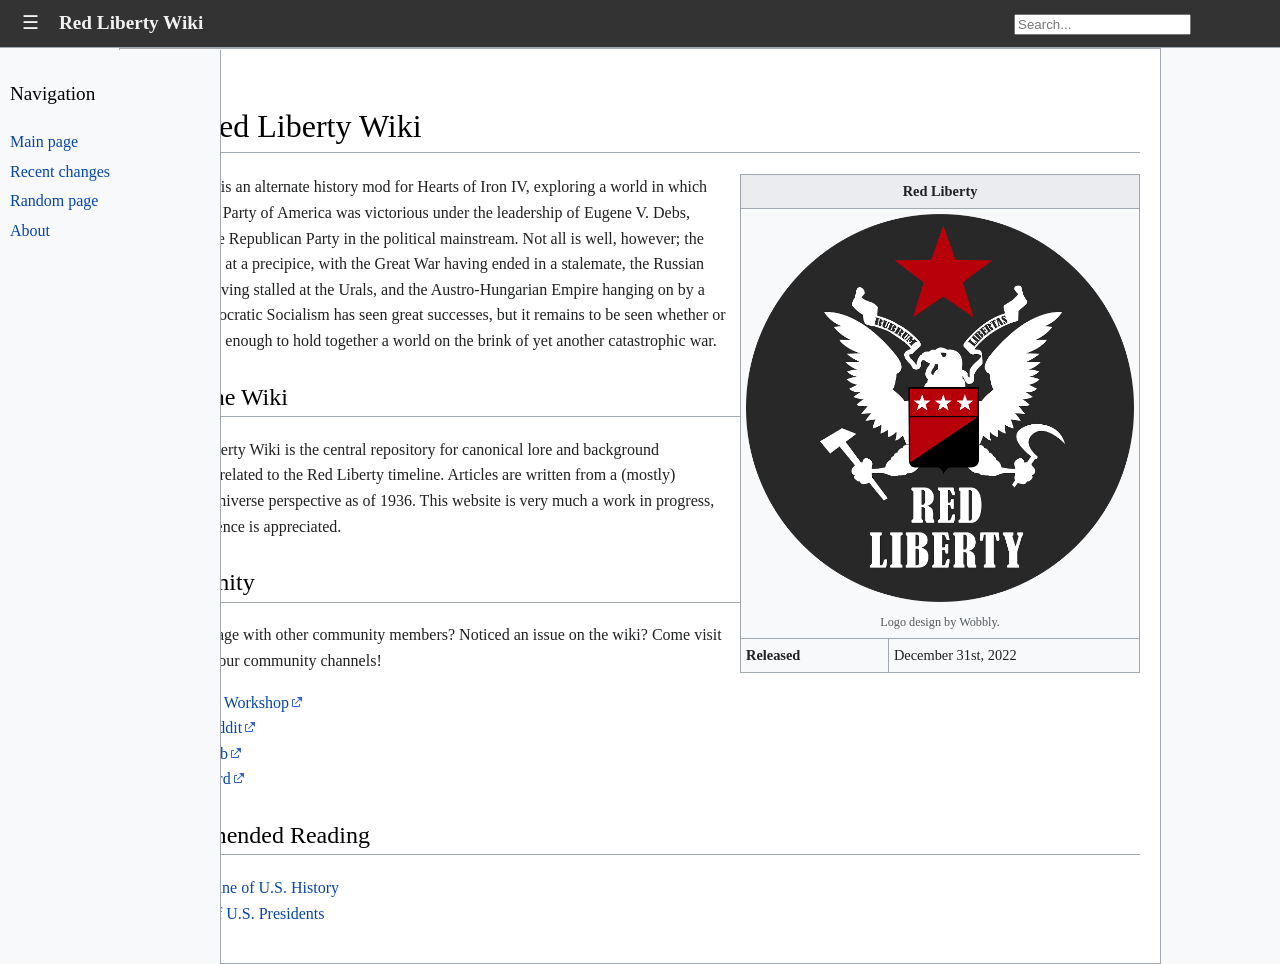
<file: index.html>
<!doctype html>
<html lang="en">
	<head>
		<meta charset="utf-8">
		<link rel="icon" type="image/x-icon" href="images/favicon.png">
		<title>The Red Liberty Wiki</title>
		<link rel="stylesheet" href="main.css">
		<link rel="stylesheet" href="https://cdnjs.cloudflare.com/ajax/libs/font-awesome/4.7.0/css/font-awesome.min.css">
		<meta name="viewport" content="width=device-width, initial-scale=1">
		
		<!-- Discord Embed Info -->
		<meta property="og:site_name" content="Red Liberty Wiki">
		<meta property="og:title" content="Home Page">
		<meta property="og:description" content="An alternate history timeline.">
		<meta property="og:image" content="https://red-liberty-mod.github.io/red-liberty-wiki/images/roundel_smaller.png">
		<meta property="og:url" content="https://red-liberty-mod.github.io/red-liberty-wiki/index.html">
		<meta property="og:type" content="article">
		<meta name="twitter:card" content="summary_large_image">
	</head>
	
	<body>
		<header class="topbar">
			<div class="topbar-left">
				<button class="menu-toggle" onclick="toggleMenu()">☰</button>
				<span class="logo">Red Liberty Wiki</span>
			</div>

			<div class="topbar-right">
				<div class="search-container">
					<input type="text" id="search-box" placeholder="Search..." autocomplete="off">
					<div id="search-results" class="search-results"></div>
				</div>
			</div>
		</header>
		
		<div class="sidebar" id="sidebar">
			<h3>Navigation</h3>
			<a href="#">Main page</a>
			<a href="recent_changes.html">Recent changes</a>
			<a href="#" onclick="goToRandomPage(event)">Random page</a>
			<a href="#">About</a>
		</div>
		
		<div class="container clearfix">
			<h1>The Red Liberty Wiki</h1>

			<!-- Infobox -->
			<table class="infobox">
				<tr>
					<th colspan="2">Red Liberty</th>
				</tr>
				<tr>
					<td colspan="2" class="infobox-image">
						<img src="images/roundel_smaller.png" alt="Sample image">
						<div class="infobox-caption">
							Logo design by Wobbly.
						</div>
					</td>
				</tr>
				<tr>
					<td><b>Released</b></td>
					<td>December 31st, 2022</td>
				</tr>
			</table>
			
			<p>
				Red Liberty is an alternate history mod for Hearts of Iron IV, exploring a world in which the Socialist Party of America was victorious under the leadership of Eugene V. Debs, unseating the Republican Party in the political mainstream. Not all is well, however; the world stands at a precipice, with the Great War having ended in a stalemate, the Russian Civil War having stalled at the Urals, and the Austro-Hungarian Empire hanging on by a thread. Democratic Socialism has seen great successes, but it remains to be seen whether or not it will be enough to hold together a world on the brink of yet another catastrophic war.
			</p>
			
			<h2>About the Wiki</h2>
			<p>
				The Red Liberty Wiki is the central repository for canonical lore and background information related to the Red Liberty timeline. Articles are written from a (mostly) neutral, in-universe perspective as of 1936. This website is very much a work in progress, so your patience is appreciated.
			</p>
			
			<h2>Community</h2>
			<p>
				Want to engage with other community members? Noticed an issue on the wiki? Come visit us at one of our community channels!
			</p>
			<ul>
				<li><a class="external" href="https://steamcommunity.com/sharedfiles/filedetails/?id=2909950530" target="_blank">Steam Workshop</a></li>
				<li><a class="external" href="https://www.reddit.com/r/RedLiberty/" target="_blank">Subreddit</a></li>
				<li><a class="external" href="https://github.com/Red-Liberty-Mod" target="_blank">GitHub</a></li>
				<li><a class="external" href="https://discord.gg/red-liberty-720733302482403359" target="_blank">Discord</a></li>
			</ul>
			
			<h2>Recommended Reading</h2>
			<ul>
				<li><a href="pages/united_states_timeline.html">Timeline of U.S. History</a></li>
				<li><a href="pages/united_states_list_of_presidents.html">List of U.S. Presidents</a></li>
			</ul>
		</div>
	</body>
	
	<script src="scripts/script.js"></script>
</html>
</file>
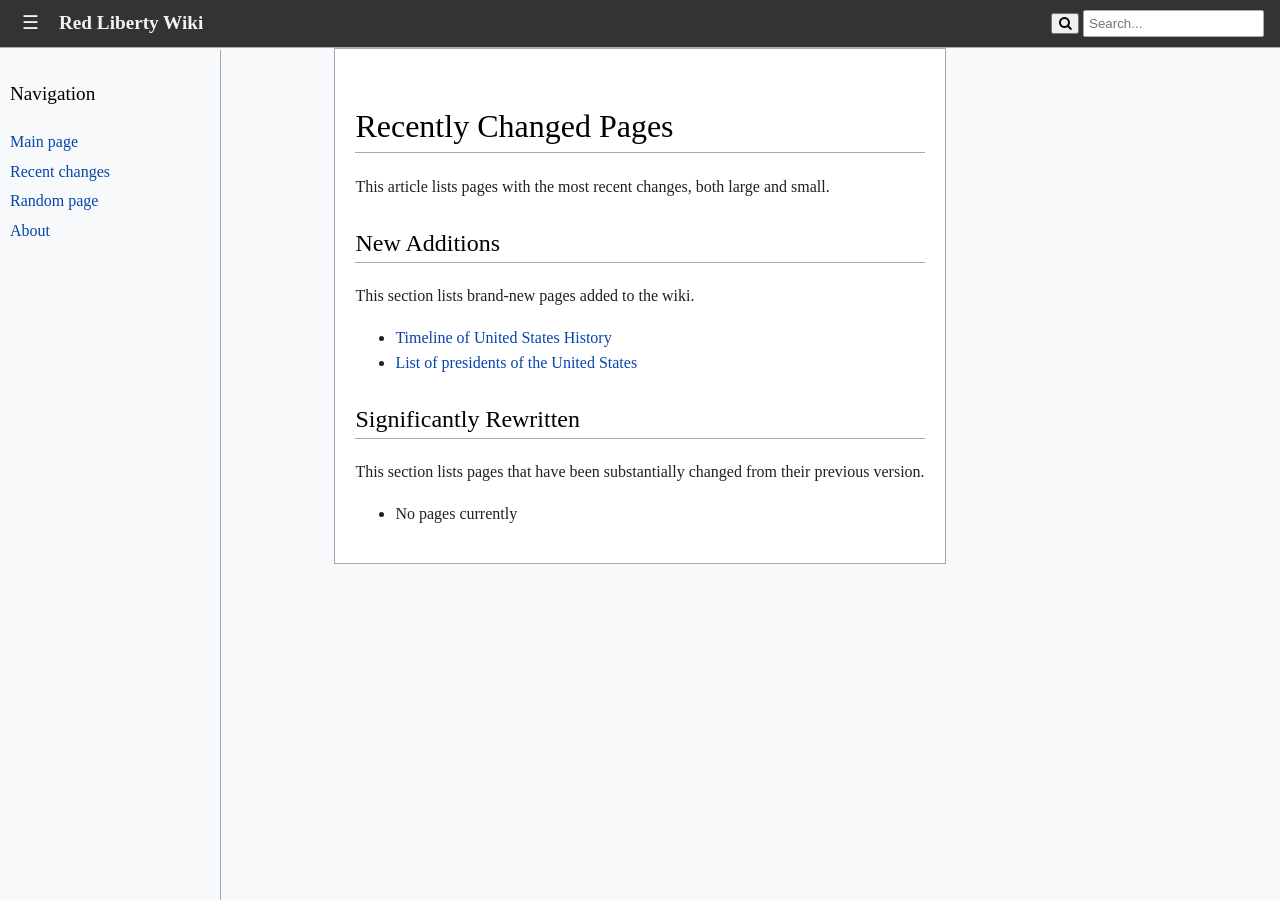
<file: recent_changes.html>
<!doctype html>
<html lang="en">
	<head>
		<meta charset="utf-8">
		<link rel="icon" type="image/x-icon" href="images/favicon.png">
		<title>The Red Liberty Wiki</title>
		<link rel="stylesheet" href="main.css">
		<link rel="stylesheet" href="https://cdnjs.cloudflare.com/ajax/libs/font-awesome/4.7.0/css/font-awesome.min.css">
		<meta name="viewport" content="width=device-width, initial-scale=1">
	</head>
	
	<body>
		<header class="topbar">
			<div class="topbar-left">
				<button class="menu-toggle" onclick="toggleMenu()">☰</button>
				<span class="logo">Red Liberty Wiki</span>
			</div>

			<div class="topbar-right">
				<button onclick="search()" id="searchButton"><i class="fa fa-search"></i></button>
				<input type="text" placeholder="Search..." class="search-box">
			</div>
		</header>
		
		<div class="sidebar" id="sidebar">
			<h3>Navigation</h3>
			<a href="index.html">Main page</a>
			<a href="#">Recent changes</a>
			<a href="#" onclick="goToRandomPage(event)">Random page</a>
			<a href="#">About</a>
		</div>
		
		<div class="container clearfix">
			<h1>Recently Changed Pages</h1>
			<p>
				This article lists pages with the most recent changes, both large and small.
			</p>
			
			<h2>New Additions</h2>
			<p>
				This section lists brand-new pages added to the wiki.
			</p>
			<ul>
				<li><a href="pages/united_states_timeline.html">Timeline of United States History</a></li>
				<li><a href="pages/united_states_list_of_presidents.html">List of presidents of the United States</a></li>
			</ul>
			
			<h2>Significantly Rewritten</h2>
			<p>
				This section lists pages that have been substantially changed from their previous version.
			</p>
			<ul>
				<li>No pages currently</li>
			</ul>
			
		</div>
	</body>
	
	<script src="scripts/script.js"></script>
</html>
</file>
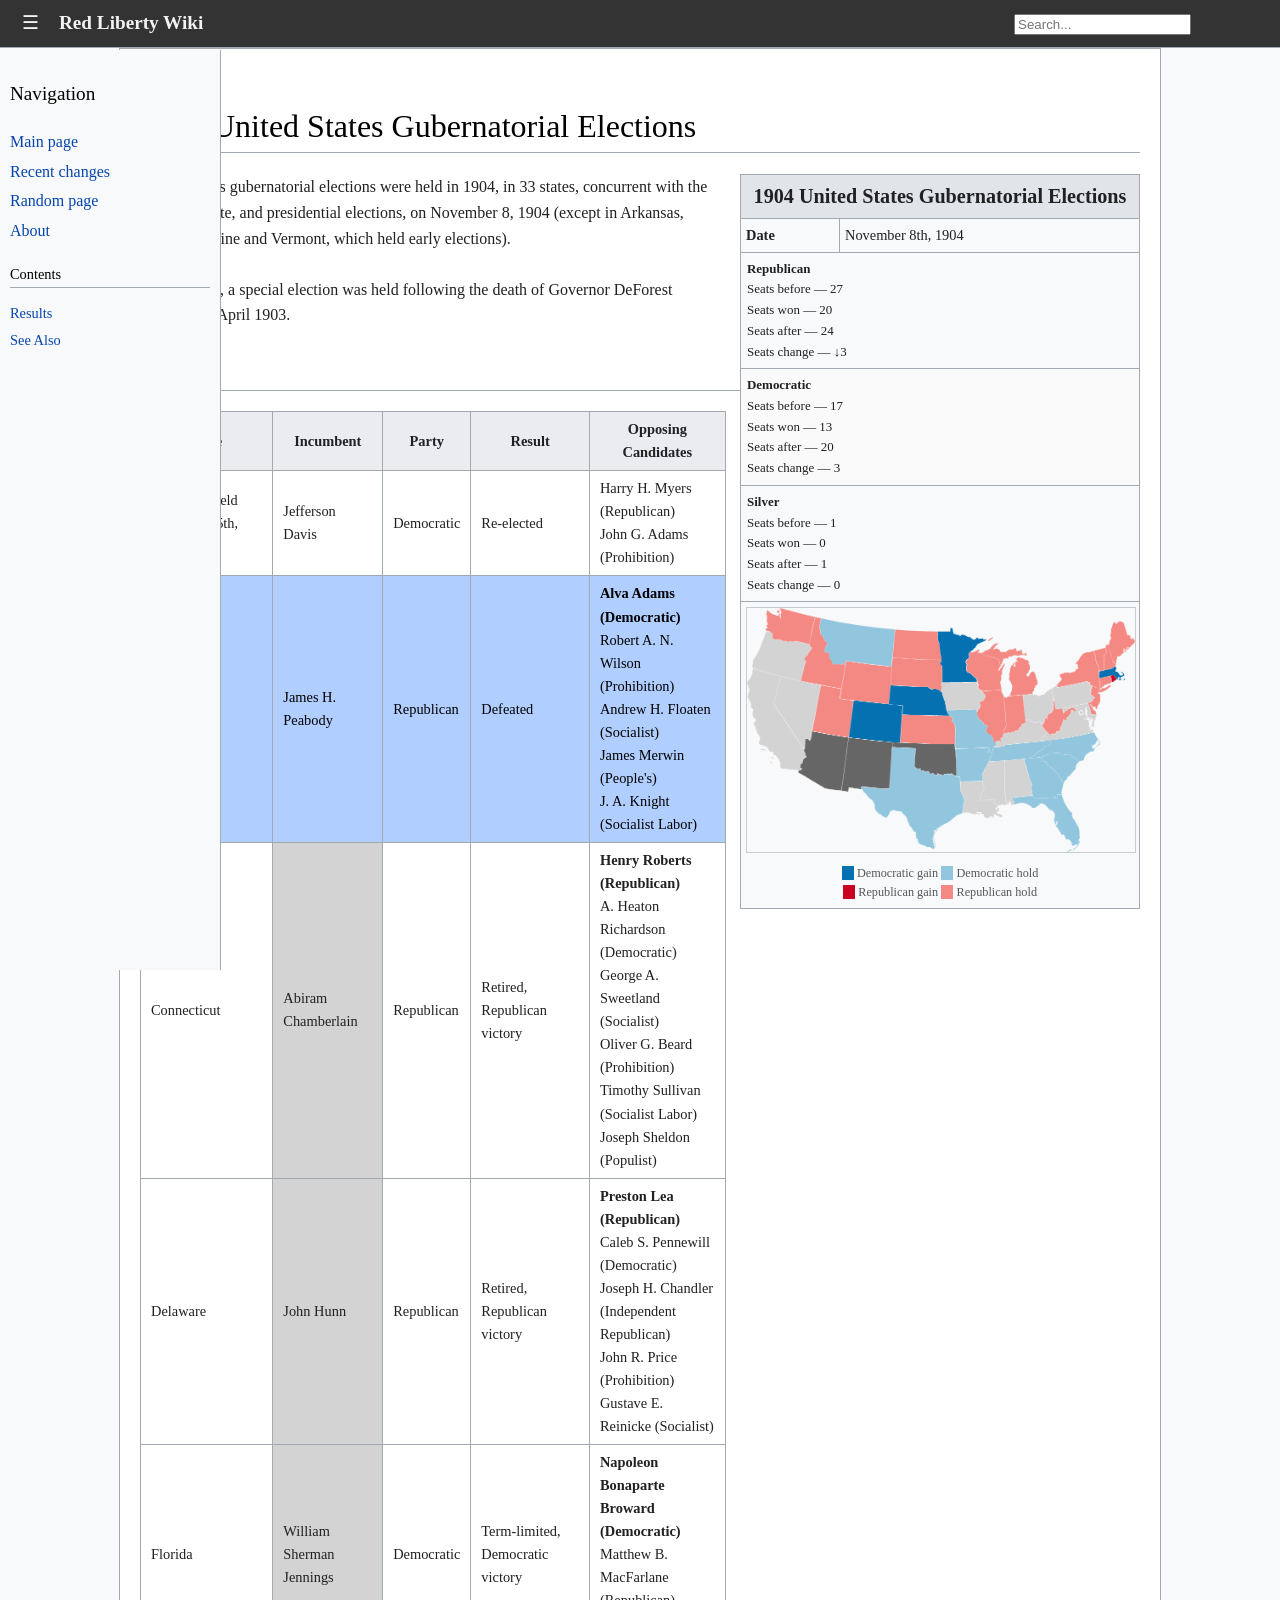
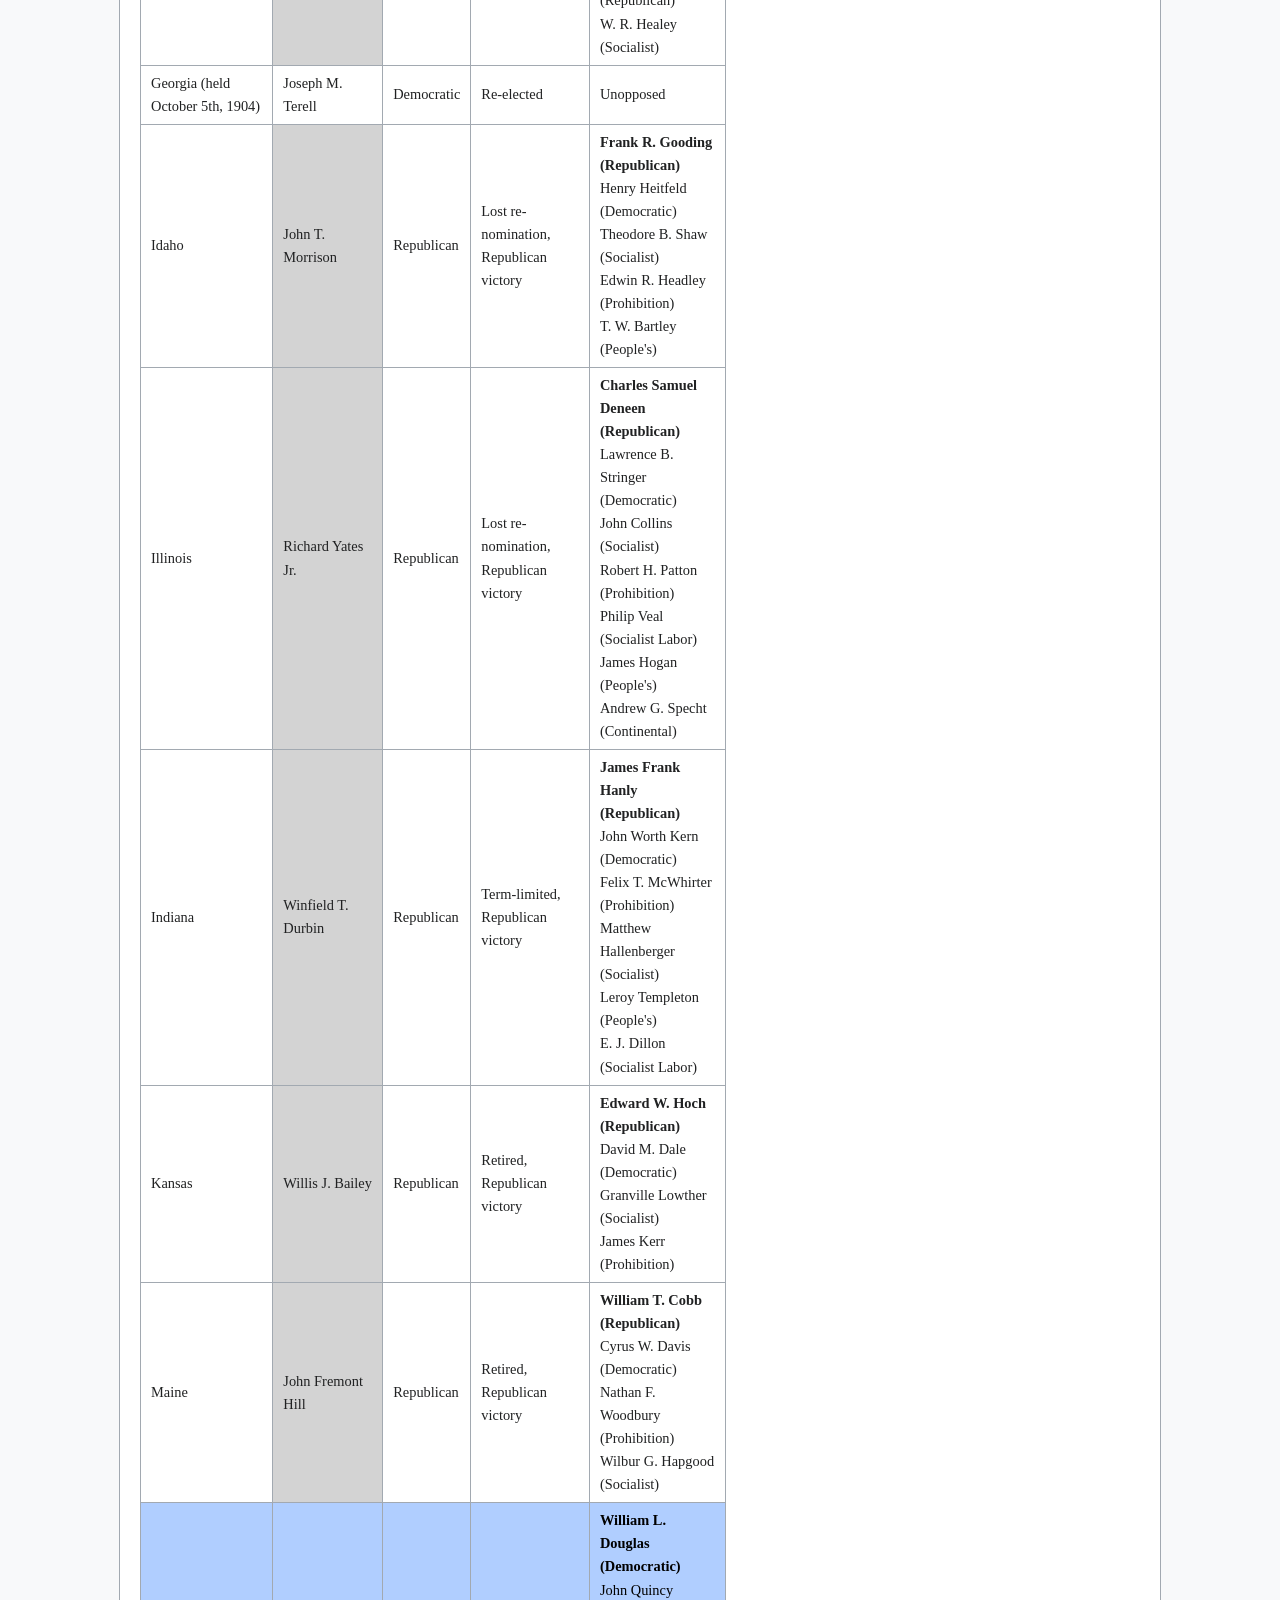
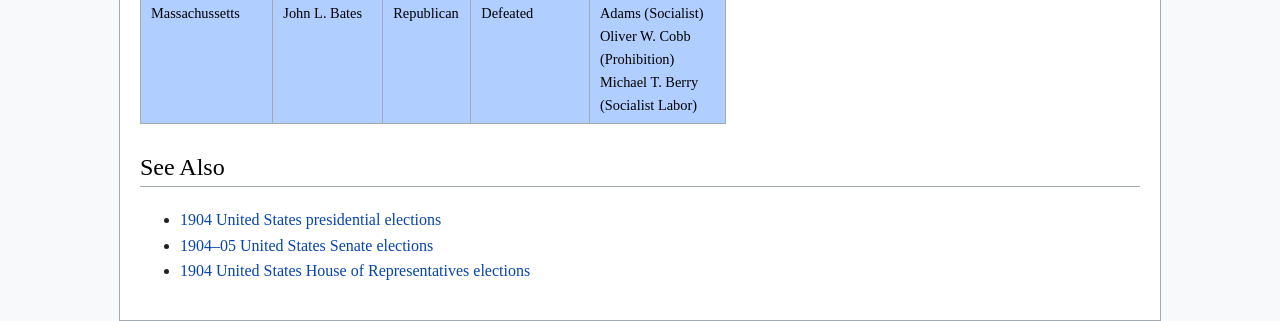
<file: pages/united_states_1904_gubernatorial.html>
<!doctype html>
<html lang="en">
	<head>
		<meta charset="utf-8">
		<link rel="icon" type="image/x-icon" href="../images/favicon.png">
		<title>1904 United States Gubernatorial Elections</title>
		<link rel="stylesheet" href="../main.css">
		<link rel="stylesheet" href="https://cdnjs.cloudflare.com/ajax/libs/font-awesome/4.7.0/css/font-awesome.min.css">
		<meta name="viewport" content="width=device-width, initial-scale=1">
	</head>
	
	<body>
		<header class="topbar">
			<div class="topbar-left">
				<button class="menu-toggle" onclick="toggleMenu()">☰</button>
				<span class="logo">Red Liberty Wiki</span>
			</div>

			<div class="topbar-right">
				<div class="search-container">
					<input type="text" id="search-box" placeholder="Search..." autocomplete="off">
					<div id="search-results" class="search-results"></div>
				</div>
			</div>
		</header>
		
		<div class="sidebar" id="sidebar">
			<h3>Navigation</h3>
			<a href="../index.html">Main page</a>
			<a href="../recent_changes.html">Recent changes</a>
			<a href="#" onclick="goToRandomPage(event)">Random page</a>
			<a href="#">About</a>
			
			<div class="toc" id="toc">
				<h3>Contents</h3>
				<ul id="toc-list"></ul>
			</div>
		</div>
		
		<div class="container clearfix">
			<h1>1904 United States Gubernatorial Elections</h1>
			
			<!-- Infobox -->
			<table class="infobox election-infobox">

				<!-- Title & Flag / Main Image -->
				<tr>
					<th class="infobox-title" colspan="2">1904 United States Gubernatorial Elections</th>
				</tr>

				<!-- Election Details -->
				<tr>
					<td><b>Date</b></td>
					<td>November 8th, 1904</td>
				</tr>

				<!-- Candidates / Parties Block -->
				<!-- Candidate 1 -->
				<tr class="candidate-row">
					<td class="candidate-details" colspan="2">
						<b>Republican</b><br>
						Seats before — 27<br>
						Seats won — 20<br>
						Seats after — 24<br>
						Seats change — &#x2193;3
					</td>
				</tr>

				<!-- Candidate 2 -->
				<tr class="candidate-row">
					<td class="candidate-details" colspan="2">
						<b>Democratic</b><br>
						Seats before — 17<br>
						Seats won — 13<br>
						Seats after — 20<br>
						Seats change — 3
					</td>
				</tr>
				
				<!-- Candidate 3 -->
				<tr class="candidate-row">
					<td class="candidate-details" colspan="2">
						<b>Silver</b><br>
						Seats before — 1<br>
						Seats won — 0<br>
						Seats after — 1<br>
						Seats change — 0
					</td>
				</tr>

				<tr>
					<td colspan="2" class="infobox-image">
						<img src="../images/Gubernatorial1904.png" alt="An image of the gubernatorial election results">
						<div class="infobox-caption">
							<span style="border:none; background-color:#0671B0; color:#0671B0;">&nbsp;&nbsp;&nbsp;&nbsp;</span> Democratic gain <span style="border:none; background-color:#92C5DE; color:#92C5DE;">&nbsp;&nbsp;&nbsp;&nbsp;</span> Democratic hold<br>
							<span style="border:none; background-color:#CA0120; color:#CA0120;">&nbsp;&nbsp;&nbsp;&nbsp;</span> Republican gain <span style="border:none; background-color:#F48882; color:#F48882;">&nbsp;&nbsp;&nbsp;&nbsp;</span> Republican hold<br>
						</div>
					</td>
				</tr>
			</table>
			
			<p>
				United States gubernatorial elections were held in 1904, in 33 states, concurrent with the House, Senate, and presidential elections, on November 8, 1904 (except in Arkansas, Georgia, Maine and Vermont, which held early elections).<br><br>In Wyoming, a special election was held following the death of Governor DeForest Richards in April 1903. 
			</p>
			
			<h2>Results</h2>
			<table>
				<tr>
					<th>State</th>
					<th>Incumbent</th>
					<th>Party</th>
					<th>Result</th>
					<th>Opposing Candidates</th>
				</tr>
				<tr>
					<td>Arkansas (held September 5th, 1904)</td>
					<td>Jefferson Davis</td>
					<td>Democratic</td>
					<td>Re-elected</td>
					<td>Harry H. Myers (Republican)<br>John G. Adams (Prohibition)</td>
				</tr>
				<tr style="color:black;background-color:#B0CEFF">
					<td>Colorado</td>
					<td>James H. Peabody</td>
					<td>Republican</td>
					<td>Defeated</td>
					<td><b>Alva Adams (Democratic)</b><br>Robert A. N. Wilson (Prohibition)<br>Andrew H. Floaten (Socialist)<br>James Merwin (People's)<br>J. A. Knight (Socialist Labor)</td>
				</tr>
				<tr>
					<td>Connecticut</td>
					<td style="background:lightgrey;">Abiram Chamberlain</td>
					<td>Republican</td>
					<td>Retired, Republican victory</td>
					<td><b>Henry Roberts (Republican)</b><br>A. Heaton Richardson (Democratic)<br>George A. Sweetland (Socialist)<br>Oliver G. Beard (Prohibition)<br>Timothy Sullivan (Socialist Labor)<br>Joseph Sheldon (Populist)<br></td>
				</tr>
				<tr>
					<td>Delaware</td>
					<td style="background:lightgrey;">John Hunn</td>
					<td>Republican</td>
					<td>Retired, Republican victory</td>
					<td><b>Preston Lea (Republican)</b><br>Caleb S. Pennewill (Democratic)<br>Joseph H. Chandler (Independent Republican)<br>John R. Price (Prohibition)<br>Gustave E. Reinicke (Socialist)</td>
				</tr>
				<tr>
					<td>Florida</td>
					<td style="background:lightgrey;">William Sherman Jennings</td>
					<td>Democratic</td>
					<td>Term-limited, Democratic victory</td>
					<td><b>Napoleon Bonaparte Broward (Democratic)</b><br>Matthew B. MacFarlane (Republican)<br>W. R. Healey (Socialist)</td>
				</tr>
				<tr>
					<td>Georgia (held October 5th, 1904)</td>
					<td>Joseph M. Terell</td>
					<td>Democratic</td>
					<td>Re-elected</td>
					<td>Unopposed</td>
				</tr>
				<tr>
					<td>Idaho</td>
					<td style="background:lightgrey;">John T. Morrison</td>
					<td>Republican</td>
					<td>Lost re-nomination, Republican victory</td>
					<td><b>Frank R. Gooding (Republican)</b><br>Henry Heitfeld (Democratic)<br>Theodore B. Shaw (Socialist)<br>Edwin R. Headley (Prohibition)<br>T. W. Bartley (People's)</td>
				</tr>
				<tr>
					<td>Illinois</td>
					<td style="background:lightgrey;">Richard Yates Jr.</td>
					<td>Republican</td>
					<td>Lost re-nomination, Republican victory</td>
					<td><b>Charles Samuel Deneen (Republican)</b><br>Lawrence B. Stringer (Democratic)<br>John Collins (Socialist)<br>Robert H. Patton (Prohibition)<br>Philip Veal (Socialist Labor)<br>James Hogan (People's)<br>Andrew G. Specht (Continental)</td>
				</tr>
				<tr>
					<td>Indiana</td>
					<td style="background:lightgrey;">Winfield T. Durbin</td>
					<td>Republican</td>
					<td>Term-limited, Republican victory</td>
					<td><b>James Frank Hanly (Republican)</b><br>John Worth Kern (Democratic)<br>Felix T. McWhirter (Prohibition)<br>Matthew Hallenberger (Socialist)<br>Leroy Templeton (People's)<br>E. J. Dillon (Socialist Labor)</td>
				</tr>
				<tr>
					<td>Kansas</td>
					<td style="background:lightgrey;">Willis J. Bailey</td>
					<td>Republican</td>
					<td>Retired, Republican victory</td>
					<td><b>Edward W. Hoch (Republican)</b><br>David M. Dale (Democratic)<br>Granville Lowther (Socialist)<br>James Kerr (Prohibition)</td>
				</tr>
				<tr>
					<td>Maine</td>
					<td style="background:lightgrey;">John Fremont Hill</td>
					<td>Republican</td>
					<td>Retired, Republican victory</td>
					<td><b>William T. Cobb (Republican)</b><br>Cyrus W. Davis (Democratic)<br>Nathan F. Woodbury (Prohibition)<br>Wilbur G. Hapgood (Socialist)</td>
				</tr>
				<tr style="color:black;background-color:#B0CEFF">
					<td>Massachussetts</td>
					<td>John L. Bates</td>
					<td>Republican</td>
					<td>Defeated</td>
					<td><b>William L. Douglas (Democratic)</b><br>John Quincy Adams (Socialist)<br>Oliver W. Cobb (Prohibition)<br>Michael T. Berry (Socialist Labor)</td>
				</tr>
			</table>
			
			<h2>See Also</h2>
			<ul>
				<li><a href="united_states_1904_presidential.html">1904 United States presidential elections</a></li>
				<li><a href="united_states_1904_senate.html">1904–05 United States Senate elections</a></li>
				<li><a href="united_states_1904_house.html">1904 United States House of Representatives elections</a></li>
			</ul>
			
		</div>
	</body>
	
	<script src="../scripts/script.js"></script>
</html>
</file>
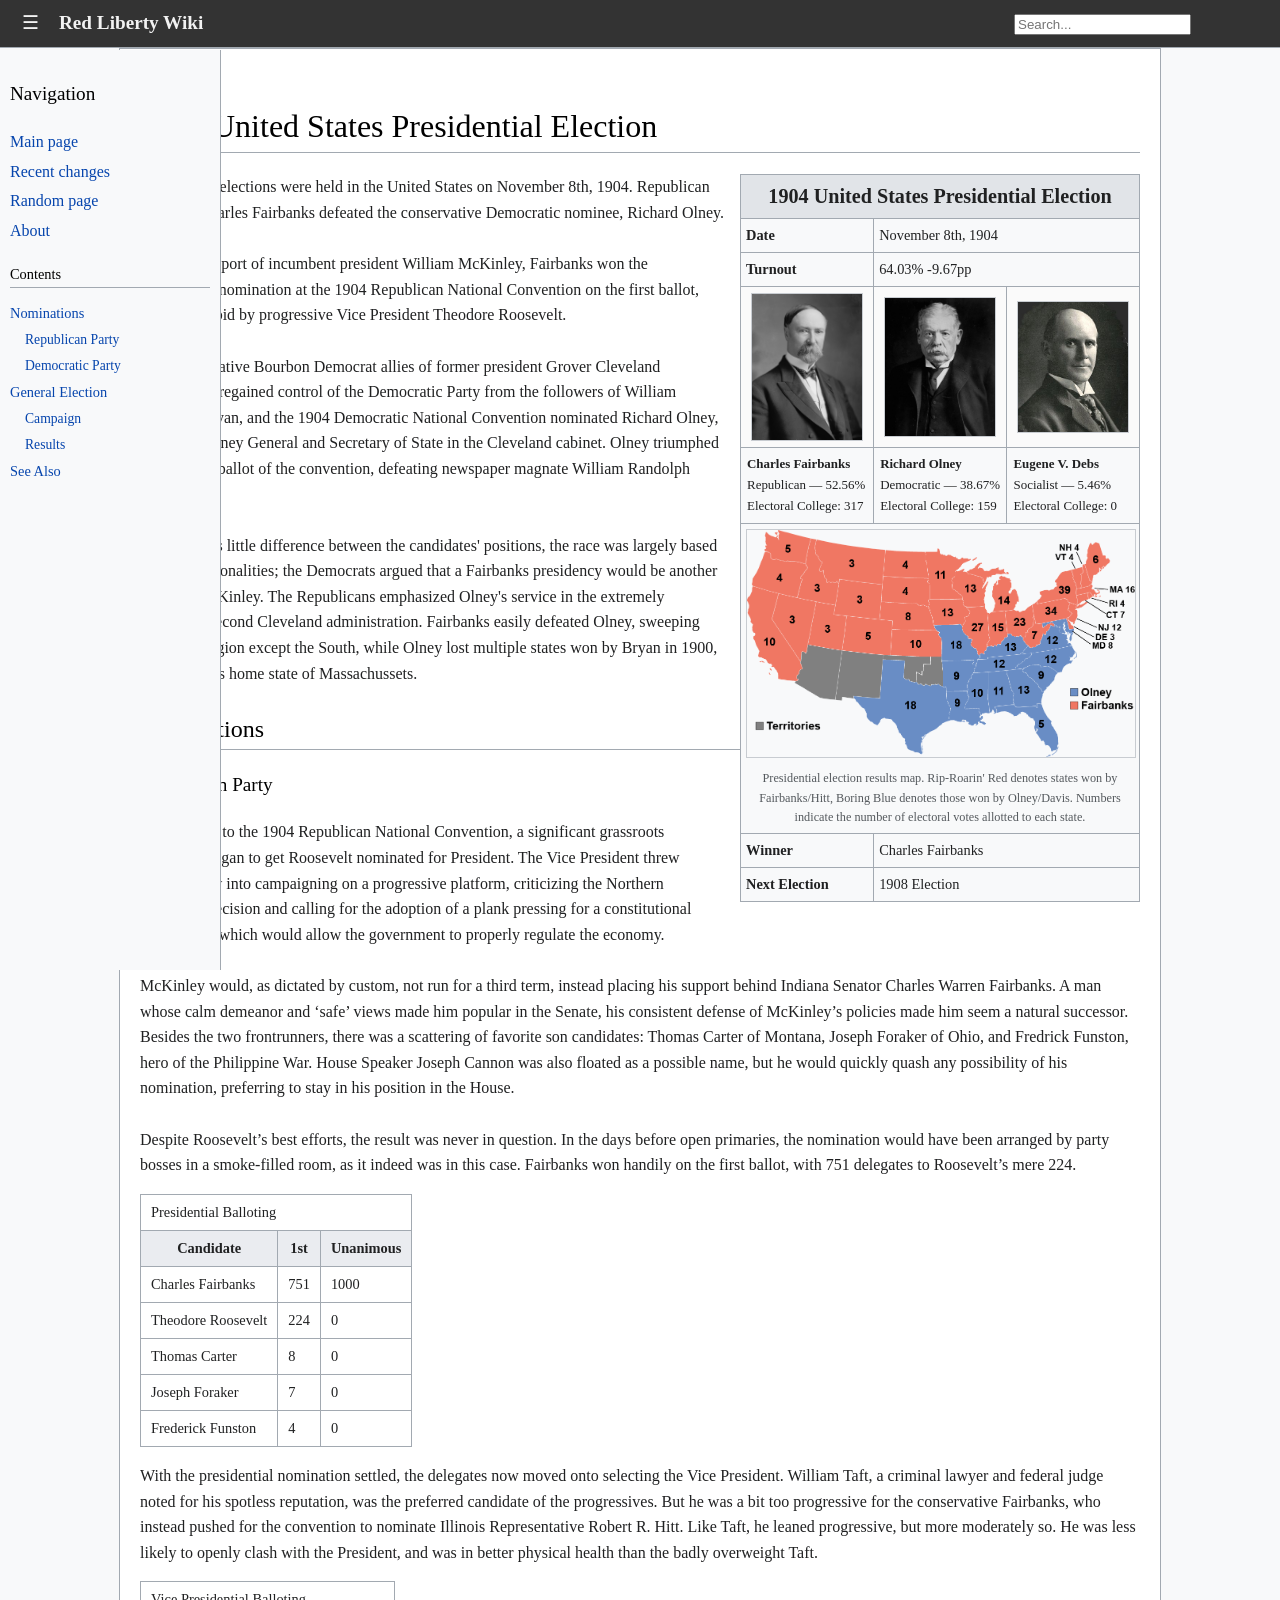
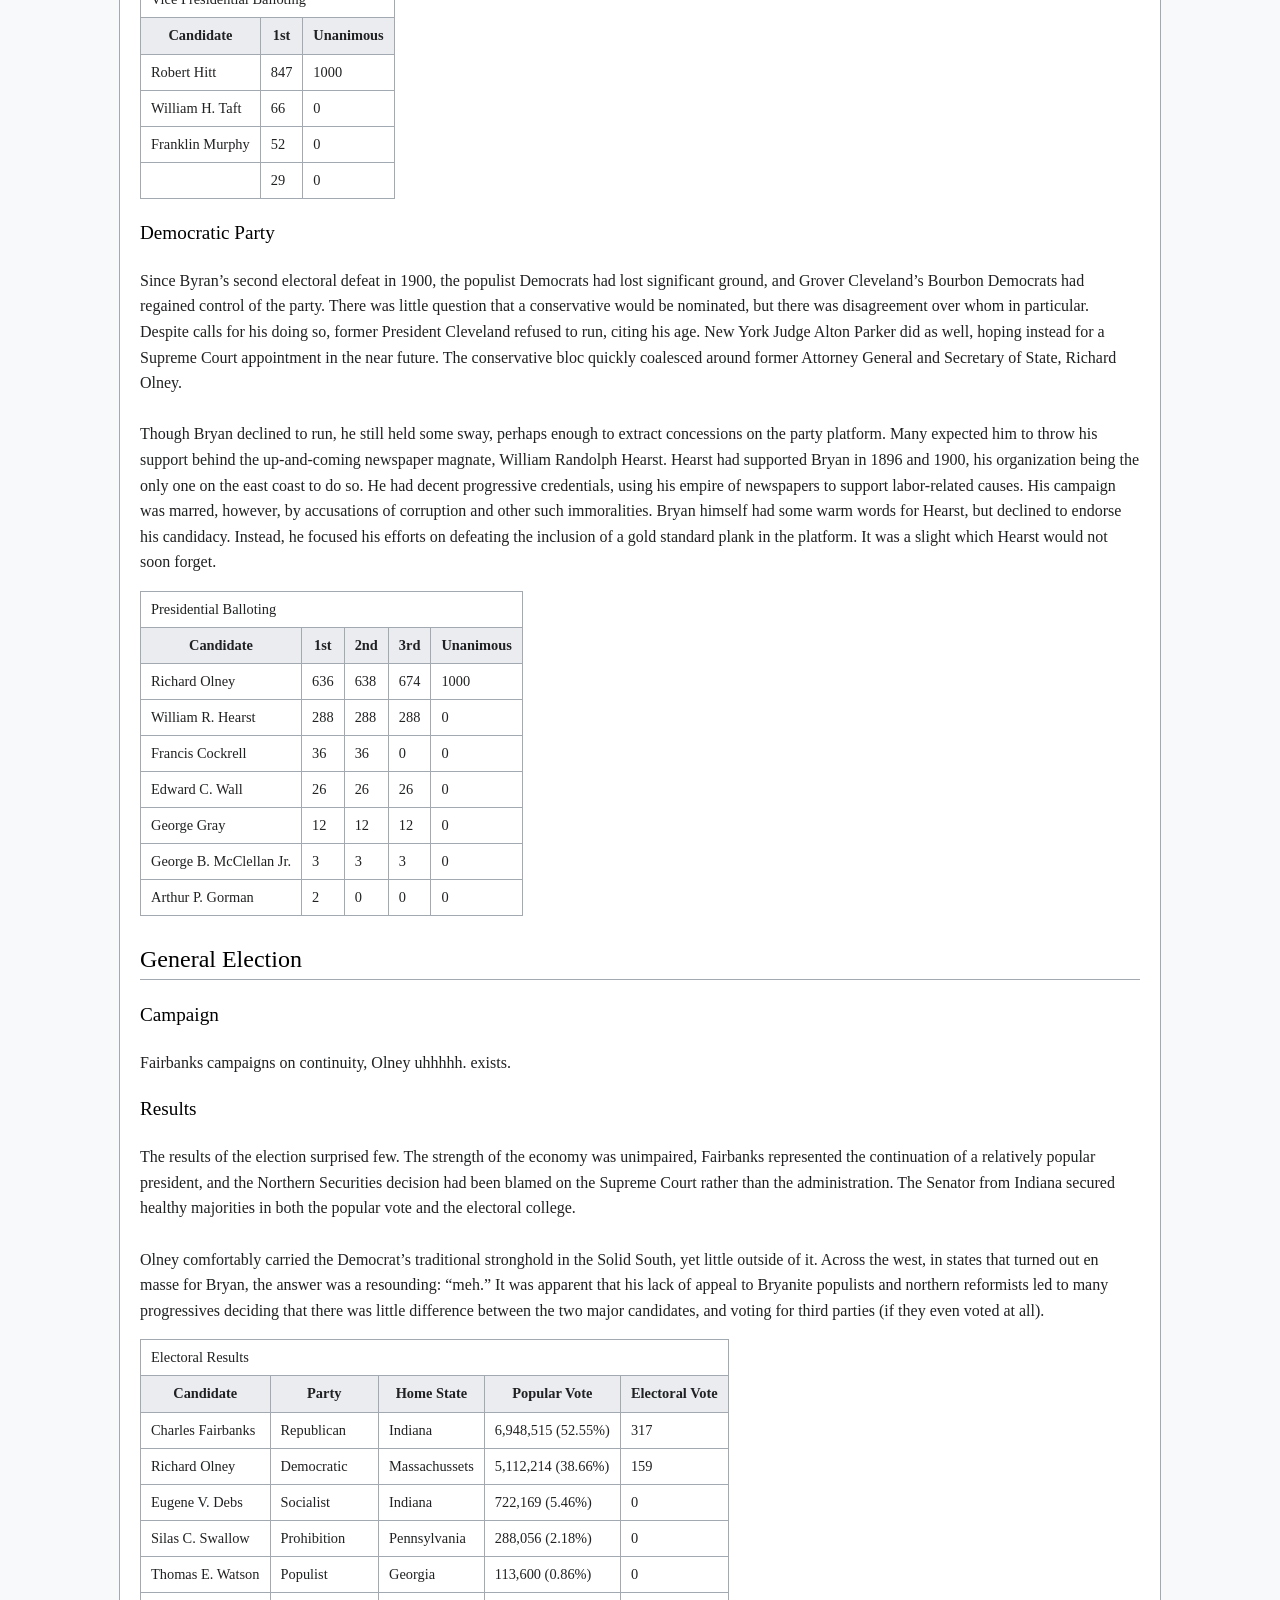
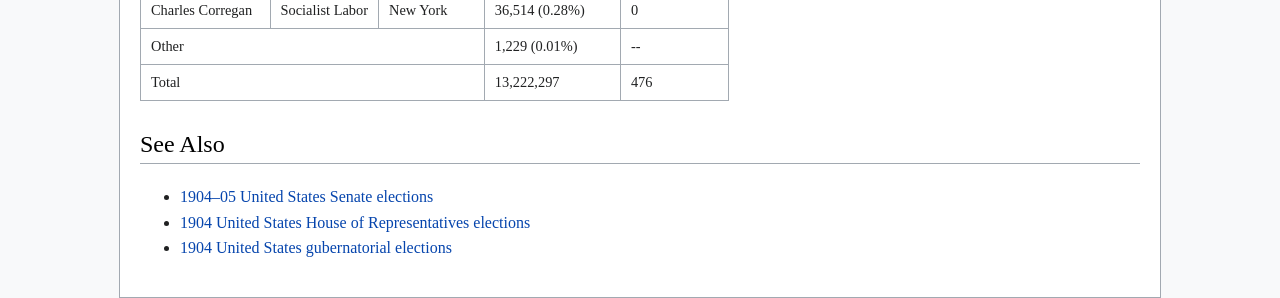
<file: pages/united_states_1904_presidential.html>
<!doctype html>
<html lang="en">
	<head>
		<meta charset="utf-8">
		<link rel="icon" type="image/x-icon" href="../images/favicon.png">
		<title>1904 United States Presidential Election</title>
		<link rel="stylesheet" href="../main.css">
		<link rel="stylesheet" href="https://cdnjs.cloudflare.com/ajax/libs/font-awesome/4.7.0/css/font-awesome.min.css">
		<meta name="viewport" content="width=device-width, initial-scale=1">
	</head>
	
	<body>
		<header class="topbar">
			<div class="topbar-left">
				<button class="menu-toggle" onclick="toggleMenu()">☰</button>
				<span class="logo">Red Liberty Wiki</span>
			</div>

			<div class="topbar-right">
				<div class="search-container">
					<input type="text" id="search-box" placeholder="Search..." autocomplete="off">
					<div id="search-results" class="search-results"></div>
				</div>
			</div>
		</header>
		
		<div class="sidebar" id="sidebar">
			<h3>Navigation</h3>
			<a href="../index.html">Main page</a>
			<a href="../recent_changes.html">Recent changes</a>
			<a href="#" onclick="goToRandomPage(event)">Random page</a>
			<a href="#">About</a>
			
			<div class="toc" id="toc">
				<h3>Contents</h3>
				<ul id="toc-list"></ul>
			</div>
		</div>
		
		<div class="container clearfix">
			<h1>1904 United States Presidential Election</h1>

			<!-- Infobox -->
			<table class="infobox election-infobox">

				<!-- Title & Flag / Main Image -->
				<tr>
					<th class="infobox-title" colspan="3">1904 United States Presidential Election</th>
				</tr>

				<!-- Election Details -->
				<tr>
					<td><b>Date</b></td>
					<td colspan="3">November 8th, 1904</td>
				</tr>
				<tr>
					<td><b>Turnout</b></td>
					<td colspan="2">64.03% -9.67pp</td>
				</tr>

				<!-- Candidates / Parties Block -->
				<tr class="candidate-row">
					<td class="candidate-image">
						<img src="../images/charles_fairbanks.jpg" alt="Charles Fairbanks">
					</td>
					<td class="candidate-image">
						<img src="../images/richard_olney.jpg" alt="Richard Olney">
					</td>
					<td class="candidate-image">
						<img src="../images/eugene_debs.jpg" alt="Eugene V. Debs">
					</td>
				</tr>
				<tr class="candidate-row">
					<td class="candidate-details">
						<b>Charles Fairbanks</b><br>
						Republican — 52.56%<br>
						Electoral College: 317
					</td>
					<td class="candidate-details">
						<b>Richard Olney</b><br>
						Democratic — 38.67%<br>
						Electoral College: 159
					</td>
					<td class="candidate-details">
						<b>Eugene V. Debs</b><br>
						Socialist — 5.46%<br>
						Electoral College: 0
					</td>
				</tr>

				<tr>
					<td colspan="3" class="infobox-image">
						<img src="../images/elections/ElectoralCollege1904.png" alt="An image of the electoral college results">
						<div class="infobox-caption">
							Presidential election results map. Rip-Roarin' Red denotes states won by Fairbanks/Hitt, Boring Blue denotes those won by Olney/Davis. Numbers indicate the number of electoral votes allotted to each state.
						</div>
					</td>
				</tr>
				
				<tr>
					<td><b>Winner</b></td>
					<td colspan="2">Charles Fairbanks</td>
				</tr>
				<tr>
					<td><b>Next Election</b></td>
					<td colspan="2">1908 Election</td>
				</tr>
			</table>
			
			<p>
				Presidential elections were held in the United States on November 8th, 1904. Republican nominee Charles Fairbanks defeated the conservative Democratic nominee, Richard Olney.<br><br>With the support of incumbent president William McKinley, Fairbanks won the presidential nomination at the 1904 Republican National Convention on the first ballot, defeating a bid by progressive Vice President Theodore Roosevelt.<br><br>The conservative Bourbon Democrat allies of former president Grover Cleveland temporarily regained control of the Democratic Party from the followers of William Jennings Bryan, and the 1904 Democratic National Convention nominated Richard Olney, former Attorney General and Secretary of State in the Cleveland cabinet. Olney triumphed on the third ballot of the convention, defeating newspaper magnate William Randolph Hearst.<br><br>As there was little difference between the candidates' positions, the race was largely based on their personalities; the Democrats argued that a Fairbanks presidency would be another term for McKinley. The Republicans emphasized Olney's service in the extremely unpopular second Cleveland administration. Fairbanks easily defeated Olney, sweeping every US region except the South, while Olney lost multiple states won by Bryan in 1900, as well as his home state of Massachussets.
			</p>
			
			<h2>Nominations</h2>
			<h3>Republican Party</h3>
			<p>
				In the runup to the 1904 Republican National Convention, a significant grassroots campaign began to get Roosevelt nominated for President. The Vice President threw himself fully into campaigning on a progressive platform, criticizing the Northern Securities decision and calling for the adoption of a plank pressing for a constitutional amendment which would allow the government to properly regulate the economy.<br><br>McKinley would, as dictated by custom, not run for a third term, instead placing his support behind Indiana Senator Charles Warren Fairbanks. A man whose calm demeanor and ‘safe’ views made him popular in the Senate, his consistent defense of McKinley’s policies made him seem a natural successor. Besides the two frontrunners, there was a scattering of favorite son candidates: Thomas Carter of Montana, Joseph Foraker of Ohio, and Fredrick Funston, hero of the Philippine War. House Speaker Joseph Cannon was also floated as a possible name, but he would quickly quash any possibility of his nomination, preferring to stay in his position in the House.<br><br>Despite Roosevelt’s best efforts, the result was never in question. In the days before open primaries, the nomination would have been arranged by party bosses in a smoke-filled room, as it indeed was in this case. Fairbanks won handily on the first ballot, with 751 delegates to Roosevelt’s mere 224.
			</p>
			<table>
				<td colspan="3">Presidential Balloting</td>
				<tr>
					<th>Candidate</th>
					<th>1st</th>
					<th>Unanimous</th>
				</tr>
				<tr>
					<td>Charles Fairbanks</td>
					<td>751</td>
					<td>1000</td>
				</tr>
				<tr>
					<td>Theodore Roosevelt</td>
					<td>224</td>
					<td>0</td>
				</tr>
				<tr>
					<td>Thomas Carter</td>
					<td>8</td>
					<td>0</td>
				</tr>
				<tr>
					<td>Joseph Foraker</td>
					<td>7</td>
					<td>0</td>
				</tr>
				<tr>
					<td>Frederick Funston</td>
					<td>4</td>
					<td>0</td>
				</tr>
			</table>
			<p>
				With the presidential nomination settled, the delegates now moved onto selecting the Vice President. William Taft, a criminal lawyer and federal judge noted for his spotless reputation, was the preferred candidate of the progressives. But he was a bit too progressive for the conservative Fairbanks, who instead pushed for the convention to nominate Illinois Representative Robert R. Hitt. Like Taft, he leaned progressive, but more moderately so. He was less likely to openly clash with the President, and was in better physical health than the badly overweight Taft.
			</p>
			<table>
				<td colspan="3">Vice Presidential Balloting</td>
				<tr>
					<th>Candidate</th>
					<th>1st</th>
					<th>Unanimous</th>
				</tr>
				<tr>
					<td>Robert Hitt</td>
					<td>847</td>
					<td>1000</td>
				</tr>
				<tr>
					<td>William H. Taft</td>
					<td>66</td>
					<td>0</td>
				</tr>
				<tr>
					<td>Franklin Murphy</td>
					<td>52</td>
					<td>0</td>
				</tr>
				<tr>
					<td></td>
					<td>29</td>
					<td>0</td>
				</tr>
			</table>
			
			<h3>Democratic Party</h3>
			<p>
				Since Byran’s second electoral defeat in 1900, the populist Democrats had lost significant ground, and Grover Cleveland’s Bourbon Democrats had regained control of the party. There was little question that a conservative would be nominated, but there was disagreement over whom in particular. Despite calls for his doing so, former President Cleveland refused to run, citing his age. New York Judge Alton Parker did as well, hoping instead for a Supreme Court appointment in the near future. The conservative bloc quickly coalesced around former Attorney General and Secretary of State, Richard Olney.<br><br>Though Bryan declined to run, he still held some sway, perhaps enough to extract concessions on the party platform. Many expected him to throw his support behind the up-and-coming newspaper magnate, William Randolph Hearst. Hearst had supported Bryan in 1896 and 1900, his organization being the only one on the east coast to do so. He had decent progressive credentials, using his empire of newspapers to support labor-related causes. His campaign was marred, however, by accusations of corruption and other such immoralities. Bryan himself had some warm words for Hearst, but declined to endorse his candidacy. Instead, he focused his efforts on defeating the inclusion of a gold standard plank in the platform. It was a slight which Hearst would not soon forget.
			</p>
			<table>
				<td colspan="5">Presidential Balloting</td>
				<tr>
					<th>Candidate</th>
					<th>1st</th>
					<th>2nd</th>
					<th>3rd</th>
					<th>Unanimous</th>
				</tr>
				<tr>
					<td>Richard Olney</td>
					<td>636</td>
					<td>638</td>
					<td>674</td>
					<td>1000</td>
				</tr>
				<tr>
					<td>William R. Hearst</td>
					<td>288</td>
					<td>288</td>
					<td>288</td>
					<td>0</td>
				</tr>
				<tr>
					<td>Francis Cockrell</td>
					<td>36</td>
					<td>36</td>
					<td>0</td>
					<td>0</td>
				</tr>
				<tr>
					<td>Edward C. Wall</td>
					<td>26</td>
					<td>26</td>
					<td>26</td>
					<td>0</td>
				</tr>
				<tr>
					<td>George Gray</td>
					<td>12</td>
					<td>12</td>
					<td>12</td>
					<td>0</td>
				</tr>
				<tr>
					<td>George B. McClellan Jr.</td>
					<td>3</td>
					<td>3</td>
					<td>3</td>
					<td>0</td>
				</tr>
				<tr>
					<td>Arthur P. Gorman</td>
					<td>2</td>
					<td>0</td>
					<td>0</td>
					<td>0</td>
				</tr>
			</table>
			
			<h2>General Election</h2>
			<h3>Campaign</h3>
			<p>
				Fairbanks campaigns on continuity, Olney uhhhhh. exists.
			</p>
			
			<h3>Results</h3>
			<p>
				The results of the election surprised few. The strength of the economy was unimpaired, Fairbanks represented the continuation of a relatively popular president, and the Northern Securities decision had been blamed on the Supreme Court rather than the administration. The Senator from Indiana secured healthy majorities in both the popular vote and the electoral college.<br><br>Olney comfortably carried the Democrat’s traditional stronghold in the Solid South, yet little outside of it. Across the west, in states that turned out en masse for Bryan, the answer was a resounding: “meh.” It was apparent that his lack of appeal to Bryanite populists and northern reformists led to many progressives deciding that there was little difference between the two major candidates, and voting for third parties (if they even voted at all).
			</p>
			<table>
				<td colspan="5">Electoral Results</td>
				<tr>
					<th>Candidate</th>
					<th>Party</th>
					<th>Home State</th>
					<th>Popular Vote</th>
					<th>Electoral Vote</th>
				</tr>
				<tr>
					<td>Charles Fairbanks</td>
					<td>Republican</td>
					<td>Indiana</td>
					<td>6,948,515 (52.55%)</td>
					<td>317</td>
				</tr>
				<tr>
					<td>Richard Olney</td>
					<td>Democratic</td>
					<td>Massachussets</td>
					<td>5,112,214 (38.66%)</td>
					<td>159</td>
				</tr>
				<tr>
					<td>Eugene V. Debs</td>
					<td>Socialist</td>
					<td>Indiana</td>
					<td>722,169 (5.46%)</td>
					<td>0</td>
				</tr>
				<tr>
					<td>Silas C. Swallow</td>
					<td>Prohibition</td>
					<td>Pennsylvania</td>
					<td>288,056 (2.18%)</td>
					<td>0</td>
				</tr>
				<tr>
					<td>Thomas E. Watson</td>
					<td>Populist</td>
					<td>Georgia</td>
					<td>113,600 (0.86%)</td>
					<td>0</td>
				</tr>
				<tr>
					<td>Charles Corregan</td>
					<td>Socialist Labor</td>
					<td>New York</td>
					<td>36,514 (0.28%)</td>
					<td>0</td>
				</tr>
				<tr>
					<td colspan="3">Other</td>
					<td>1,229 (0.01%)</td>
					<td>--</td>
				</tr>
				<tr>
					<td colspan="3">Total</td>
					<td>13,222,297</td>
					<td>476</td>
				</tr>
			</table>
			
			<h2>See Also</h2>
			<ul>
				<li><a href="united_states_1904_senate.html">1904–05 United States Senate elections</a></li>
				<li><a href="united_states_1904_house.html">1904 United States House of Representatives elections</a></li>
				<li><a href="united_states_1904_gubernatorial.html">1904 United States gubernatorial elections</a></li>
			</ul>
		</div>
	</body>
	
	<script src="../scripts/script.js"></script>
</html>
</file>
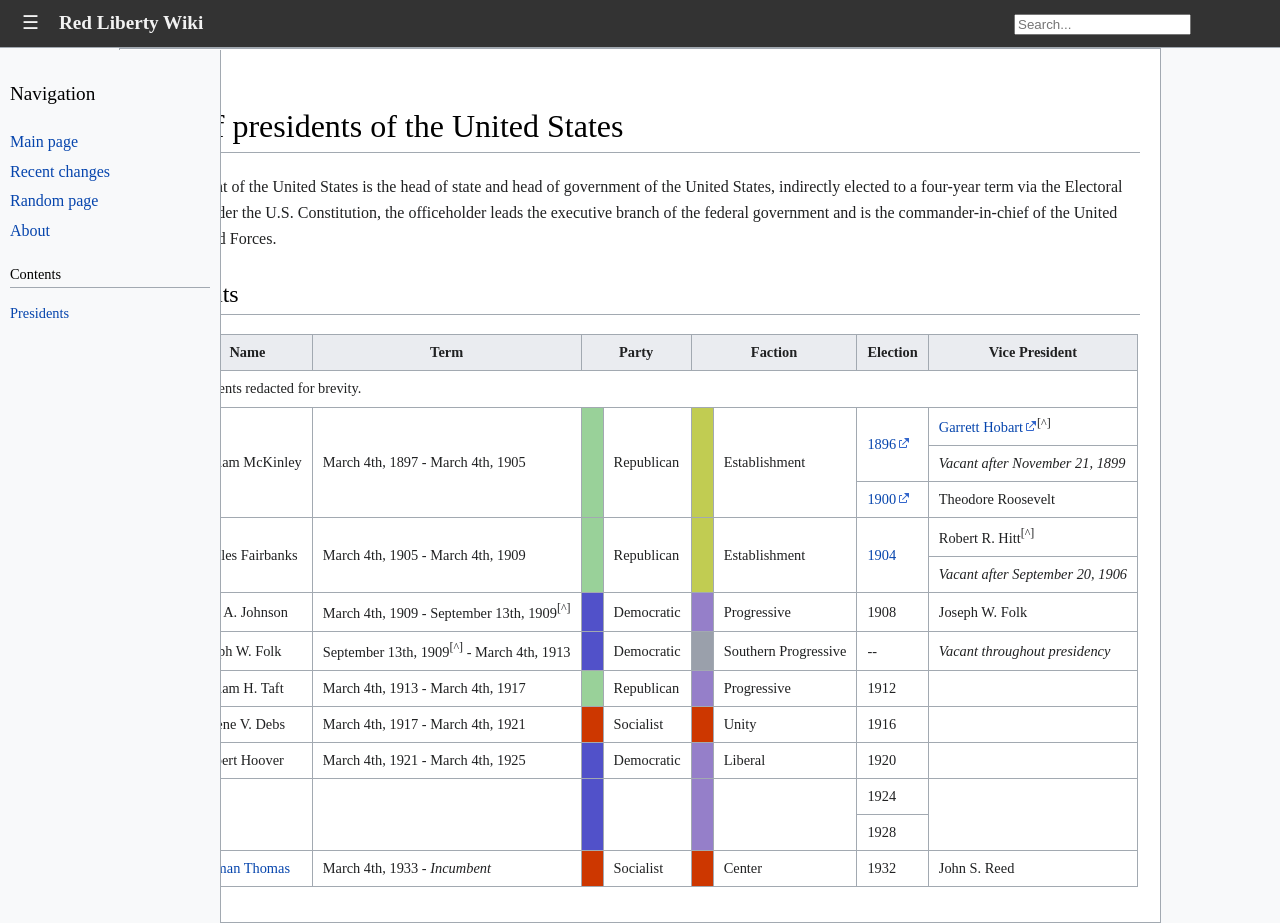
<file: pages/united_states_list_of_presidents.html>
<!doctype html>
<html lang="en">
	<head>
		<meta charset="utf-8">
		<link rel="icon" type="image/x-icon" href="../images/favicon.png">
		<title>List of presidents of the United States</title>
		<link rel="stylesheet" href="../main.css">
		<link rel="stylesheet" href="https://cdnjs.cloudflare.com/ajax/libs/font-awesome/4.7.0/css/font-awesome.min.css">
		<meta name="viewport" content="width=device-width, initial-scale=1">
	</head>
	
	<body>
		<header class="topbar">
			<div class="topbar-left">
				<button class="menu-toggle" onclick="toggleMenu()">☰</button>
				<span class="logo">Red Liberty Wiki</span>
			</div>

			<div class="topbar-right">
				<div class="search-container">
					<input type="text" id="search-box" placeholder="Search..." autocomplete="off">
					<div id="search-results" class="search-results"></div>
				</div>
			</div>
		</header>
		
		<div class="sidebar" id="sidebar">
			<h3>Navigation</h3>
			<a href="../index.html">Main page</a>
			<a href="../recent_changes.html">Recent changes</a>
			<a href="#" onclick="goToRandomPage(event)">Random page</a>
			<a href="#">About</a>
			
			<div class="toc" id="toc">
				<h3>Contents</h3>
				<ul id="toc-list"></ul>
			</div>
		</div>
		
		<div class="container clearfix">
			<h1>List of presidents of the United States</h1>
			<p>
				The president of the United States is the head of state and head of government of the United States, indirectly elected to a four-year term via the Electoral College. Under the U.S. Constitution, the officeholder leads the executive branch of the federal government and is the commander-in-chief of the United States Armed Forces.
			</p>
			
			<h2>Presidents</h2>
			<table>
				<tr>
					<th>No.</th>
					<th>Name</th>
					<th>Term</th>
					<th colspan="2">Party</th>
					<th colspan="2">Faction</th>
					<th>Election</th>
					<th>Vice President</th>
				</tr>
				<tr>
					<td colspan="9">Prior presidents redacted for brevity.</td>
				</tr>
				<tr>
					<td rowspan="3">25</td>
					<td rowspan="3">William McKinley</td>
					<td rowspan="3">March 4th, 1897 - March 4th, 1905</td>
					<td rowspan="3" width="1px" bgcolor="#99d199"></td>
					<td rowspan="3">Republican</td>
					<td rowspan="3" width="1px" bgcolor="#c1cc52"></td>
					<td rowspan="3">Establishment</td>
					<td rowspan="2"><a class="external" href="https://en.wikipedia.org/wiki/1896_United_States_presidential_election" target="_blank">1896</a></td>
					<td><a class="external" href="https://en.wikipedia.org/wiki/Garret_Hobart" target="_blank">Garrett Hobart</a><sup class="reference-tooltip">[^]<span>Died in office</span></sup></td>
				</tr>
				<tr>
					<td><i>Vacant after November 21, 1899</i>
				<tr>
					<td><a class="external" href="https://en.wikipedia.org/wiki/1900_United_States_presidential_election" target="_blank">1900</a></td>
					<td>Theodore Roosevelt</td>
				</tr>
				<tr>
					<td rowspan="2">26</td>
					<td rowspan="2">Charles Fairbanks</td>
					<td rowspan="2">March 4th, 1905 - March 4th, 1909</td>
					<td rowspan="2" width="1px" bgcolor="#99d199"></td>
					<td rowspan="2">Republican</td>
					<td rowspan="2" width="1px" bgcolor="#c1cc52"></td>
					<td rowspan="2">Establishment</td>
					<td rowspan="2"><a href="united_states_1904_presidential.html">1904</a></td>
					<td>Robert R. Hitt<sup class="reference-tooltip">[^]<span>Died in office</span></sup></td>
				</tr>
				<tr>
					<td><i>Vacant after September 20, 1906</i></td>
				</tr>
				<tr>
					<td>27</td>
					<td>John A. Johnson</td>
					<td>March 4th, 1909 - September 13th, 1909<sup class="reference-tooltip">[^]<span>Died in office</span></sup></td>
					<td width="1px" bgcolor="#5151c9"></td>
					<td>Democratic</td>
					<td width="1px" bgcolor="#957fc9"></td>
					<td>Progressive</td>
					<td>1908</td>
					<td>Joseph W. Folk</td>
				</tr>
				<tr>
					<td>28</td>
					<td>Joseph W. Folk</td>
					<td>September 13th, 1909<sup class="reference-tooltip">[^]<span>Succeeded to the presidency upon the death of John A. Johnson</span></sup> - March 4th, 1913</td>
					<td width="1px" bgcolor="#5151c9"></td>
					<td>Democratic</td>
					<td width="1px" bgcolor="#9aa0ab"></td>
					<td>Southern Progressive</td>
					<td>--</td>
					<td><i>Vacant throughout presidency</i></td>
				</tr>
				<tr>
					<td>29</td>
					<td>William H. Taft</td>
					<td>March 4th, 1913 - March 4th, 1917</td>
					<td width="1px" bgcolor="#99d199"></td>
					<td>Republican</td>
					<td width="1px" bgcolor="#957fc9"></td>
					<td>Progressive</td>
					<td>1912</td>
					<td></td>
				</tr>
				<tr>
					<td>30</td>
					<td>Eugene V. Debs</td>
					<td>March 4th, 1917 - March 4th, 1921</td>
					<td width="1px" bgcolor="#CD3700"></td>
					<td>Socialist</td>
					<td width="1px" bgcolor="#CD3700"></td>
					<td>Unity</td>
					<td>1916</td>
					<td></td>
				</tr>
				<tr>
					<td>31</td>
					<td>Herbert Hoover</td>
					<td>March 4th, 1921 - March 4th, 1925</td>
					<td width="1px" bgcolor="#5151c9"></td>
					<td>Democratic</td>
					<td width="1px" bgcolor="#957fc9"></td>
					<td>Liberal</td>
					<td>1920</td>
					<td></td>
				</tr>
				<tr>
					<td rowspan="2">32</td>
					<td rowspan="2"></td>
					<td rowspan="2"></td>
					<td rowspan="2" width="1px" bgcolor="#5151c9"></td>
					<td rowspan="2"></td>
					<td rowspan="2" width="1px" bgcolor="#957fc9"></td>
					<td rowspan="2"></td>
					<td>1924</td>
					<td rowspan="2"></td>
				</tr>
				<tr>
					<td>1928</td>
				</tr>
				<tr>
					<td>33</td>
					<td><a href="united_states_norman_thomas.html">Norman Thomas</a></td>
					<td>March 4th, 1933 - <i>Incumbent</i></td>
					<td width="1px" bgcolor="#CD3700"></td>
					<td>Socialist</td>
					<td width="1px" bgcolor="#CD3700"></td>
					<td>Center</td>
					<td>1932</td>
					<td>John S. Reed</td>
				</tr>
			</table>
		</div>
	</body>
	
	<script src="../scripts/script.js"></script>
</html>
</file>
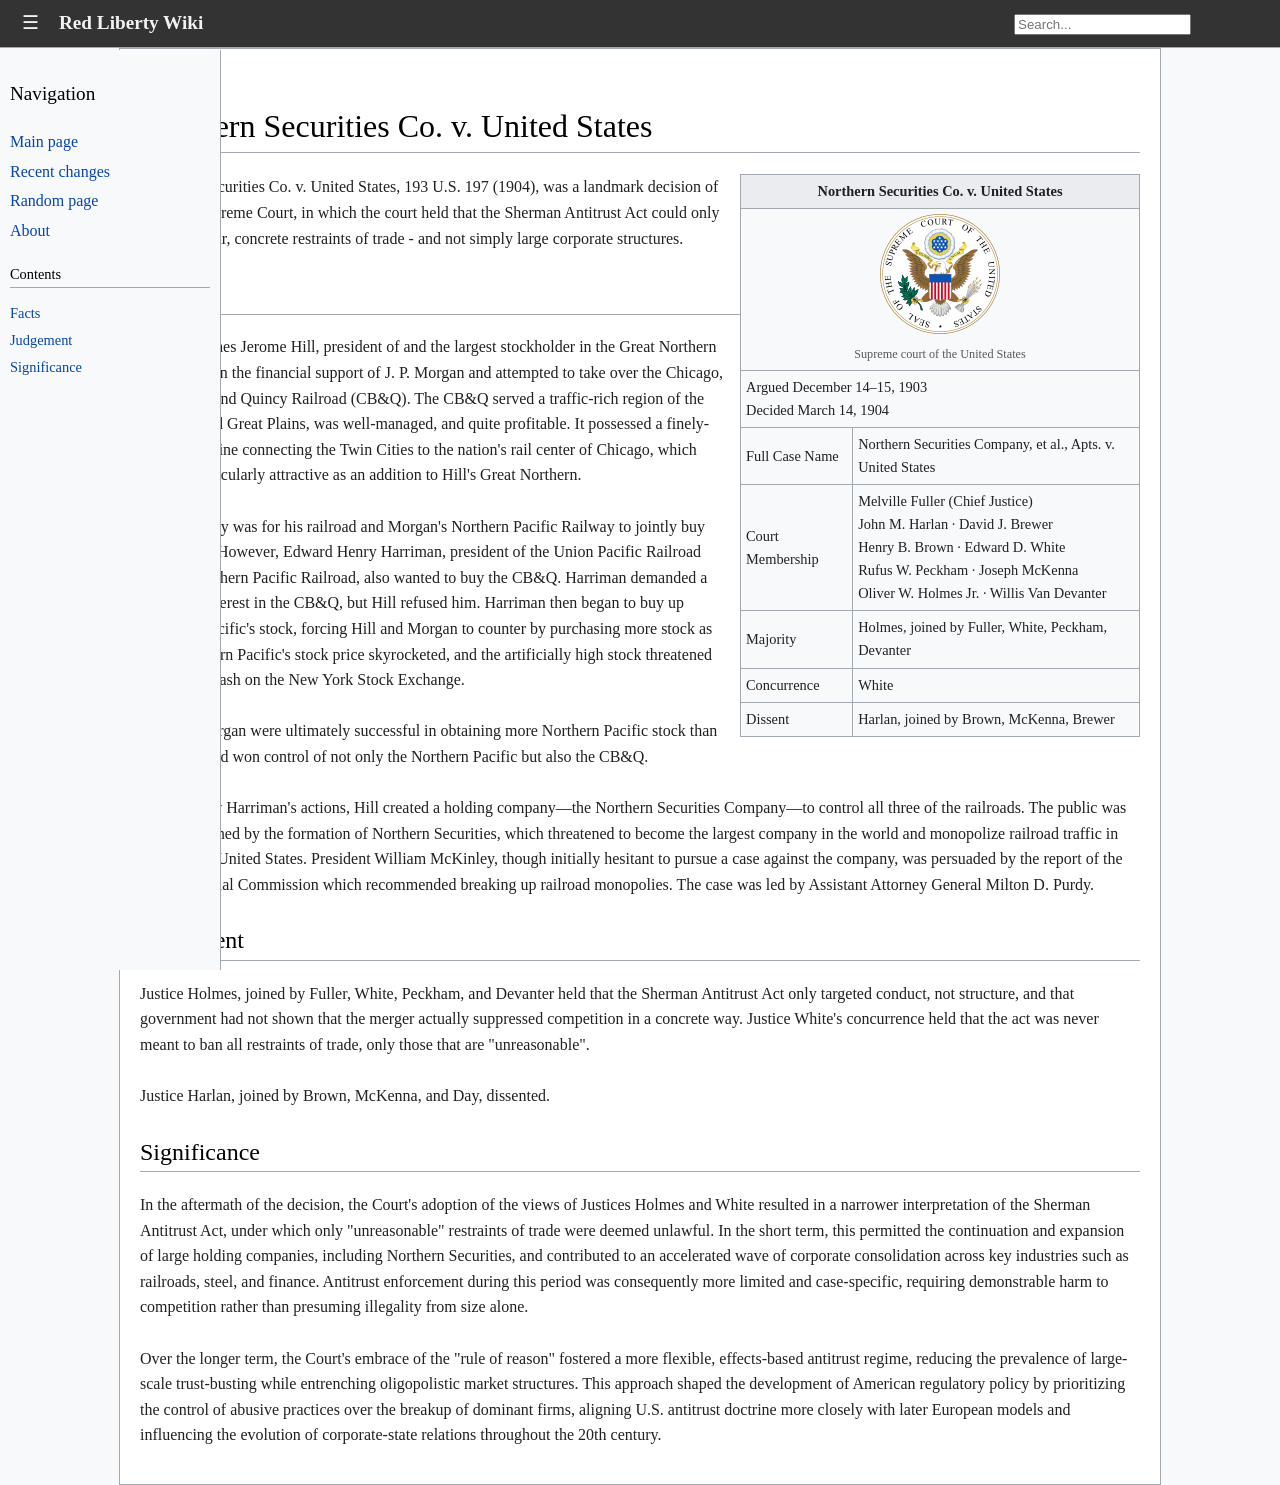
<file: pages/united_states_northern_securities.html>
<!doctype html>
<html lang="en">
	<head>
		<meta charset="utf-8">
		<link rel="icon" type="image/x-icon" href="../images/favicon.png">
		<title>Northern Securities Co. v. United States</title>
		<link rel="stylesheet" href="../main.css">
		<link rel="stylesheet" href="https://cdnjs.cloudflare.com/ajax/libs/font-awesome/4.7.0/css/font-awesome.min.css">
		<meta name="viewport" content="width=device-width, initial-scale=1">
	</head>
	
	<body>
		<header class="topbar">
			<div class="topbar-left">
				<button class="menu-toggle" onclick="toggleMenu()">☰</button>
				<span class="logo">Red Liberty Wiki</span>
			</div>

			<div class="topbar-right">
				<div class="search-container">
					<input type="text" id="search-box" placeholder="Search..." autocomplete="off">
					<div id="search-results" class="search-results"></div>
				</div>
			</div>
		</header>
		
		<div class="sidebar" id="sidebar">
			<h3>Navigation</h3>
			<a href="../index.html">Main page</a>
			<a href="../recent_changes.html">Recent changes</a>
			<a href="#" onclick="goToRandomPage(event)">Random page</a>
			<a href="#">About</a>
			
			<div class="toc" id="toc">
				<h3>Contents</h3>
				<ul id="toc-list"></ul>
			</div>
		</div>
		
		<div class="container clearfix">
			<h1>Northern Securities Co. v. United States</h1>
			
			<!-- Infobox -->
			<table class="infobox">
				<tr>
					<th colspan="2">Northern Securities Co. v. United States</th>
				</tr>
				<tr>
					<td colspan="2" class="infobox-image">
						<img src="../images/seal_of_the_us_supreme_court.png" alt="The Seal of the Supreme Court">
						<div class="infobox-caption">
							Supreme court of the United States
						</div>
					</td>
				</tr>
				<tr>
					<td colspan="2">Argued December 14–15, 1903<br>Decided March 14, 1904</td>
				</tr>
				<tr>
					<td>Full Case Name</td>
					<td>Northern Securities Company, et al., Apts. v. United States</td>
				</tr>
				<tr>
					<td>Court Membership</td>
					<td>Melville Fuller (Chief Justice)<br>John M. Harlan · David J. Brewer<br>Henry B. Brown · Edward D. White<br>Rufus W. Peckham · Joseph McKenna<br>Oliver W. Holmes Jr. · Willis Van Devanter</td>
				</tr>
				<tr>
					<td>Majority</td>
					<td>Holmes, joined by Fuller, White, Peckham, Devanter</td>
				</tr>
				<tr>
					<td>Concurrence</td>
					<td>White</td>
				</tr>
				<tr>
					<td>Dissent</td>
					<td>Harlan, joined by Brown, McKenna, Brewer</td>
				</tr>
			</table>
			
			<p>Northern Securities Co. v. United States, 193 U.S. 197 (1904),  was a landmark decision of the U.S. Supreme Court, in which the court held that the Sherman Antitrust Act could only apply to clear, concrete restraints of trade - and not simply large corporate structures.</p>
			
			<h2>Facts</h2>
			<p>In 1901, James Jerome Hill, president of and the largest stockholder in the Great Northern Railway, won the financial support of J. P. Morgan and attempted to take over the Chicago, Burlington and Quincy Railroad (CB&Q). The CB&Q served a traffic-rich region of the Midwest and Great Plains, was well-managed, and quite profitable. It possessed a finely-engineered line connecting the Twin Cities to the nation's rail center of Chicago, which made it particularly attractive as an addition to Hill's Great Northern.<br><br>Hill's strategy was for his railroad and Morgan's Northern Pacific Railway to jointly buy the CB&Q. However, Edward Henry Harriman, president of the Union Pacific Railroad and the Southern Pacific Railroad, also wanted to buy the CB&Q. Harriman demanded a one-third interest in the CB&Q, but Hill refused him. Harriman then began to buy up Northern Pacific's stock, forcing Hill and Morgan to counter by purchasing more stock as well. Northern Pacific's stock price skyrocketed, and the artificially high stock threatened to cause a crash on the New York Stock Exchange.<br><br>Hill and Morgan were ultimately successful in obtaining more Northern Pacific stock than Harriman and won control of not only the Northern Pacific but also the CB&Q.<br><br>Pressured by Harriman's actions, Hill created a holding company—the Northern Securities Company—to control all three of the railroads. The public was greatly alarmed by the formation of Northern Securities, which threatened to become the largest company in the world and monopolize railroad traffic in the western United States. President William McKinley, though initially hesitant to pursue a case against the company, was persuaded by the report of the U.S. Industrial Commission which recommended breaking up railroad monopolies. The case was led by Assistant Attorney General Milton D. Purdy.</p>
			
			<h2>Judgement</h2>
			<p>Justice Holmes, joined by Fuller, White, Peckham, and Devanter held that the Sherman Antitrust Act only targeted conduct, not structure, and that government had not shown that the merger actually suppressed competition in a concrete way. Justice White's concurrence held that the act was never meant to ban all restraints of trade, only those that are "unreasonable".<br><br>Justice Harlan, joined by Brown, McKenna, and Day, dissented.</p>
			
			<h2>Significance</h2>
			<p>In the aftermath of the decision, the Court's adoption of the views of Justices Holmes and White resulted in a narrower interpretation of the Sherman Antitrust Act, under which only "unreasonable" restraints of trade were deemed unlawful. In the short term, this permitted the continuation and expansion of large holding companies, including Northern Securities, and contributed to an accelerated wave of corporate consolidation across key industries such as railroads, steel, and finance. Antitrust enforcement during this period was consequently more limited and case-specific, requiring demonstrable harm to competition rather than presuming illegality from size alone.<br><br>Over the longer term, the Court's embrace of the "rule of reason" fostered a more flexible, effects-based antitrust regime, reducing the prevalence of large-scale trust-busting while entrenching oligopolistic market structures. This approach shaped the development of American regulatory policy by prioritizing the control of abusive practices over the breakup of dominant firms, aligning U.S. antitrust doctrine more closely with later European models and influencing the evolution of corporate-state relations throughout the 20th century.</p>
			
		</div>
	</body>
	
	<script src="../scripts/script.js"></script>
</html>
</file>
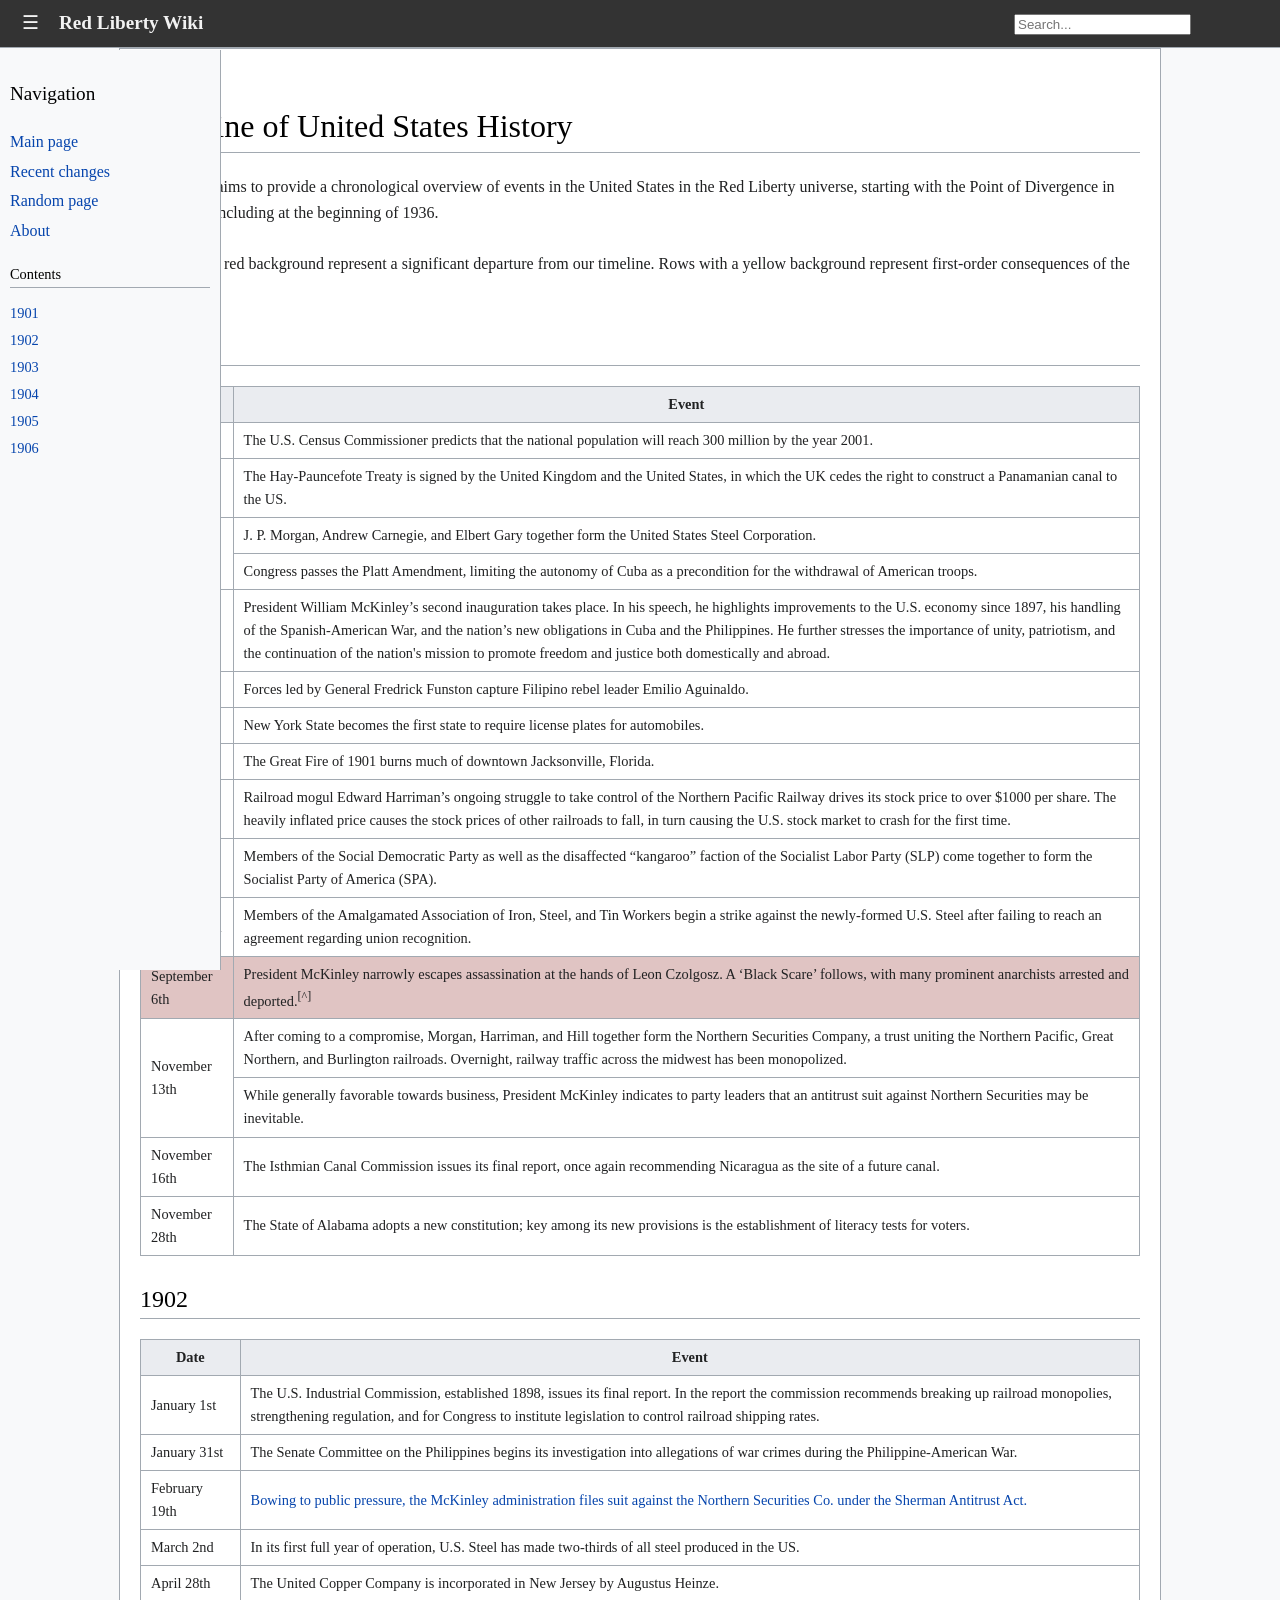
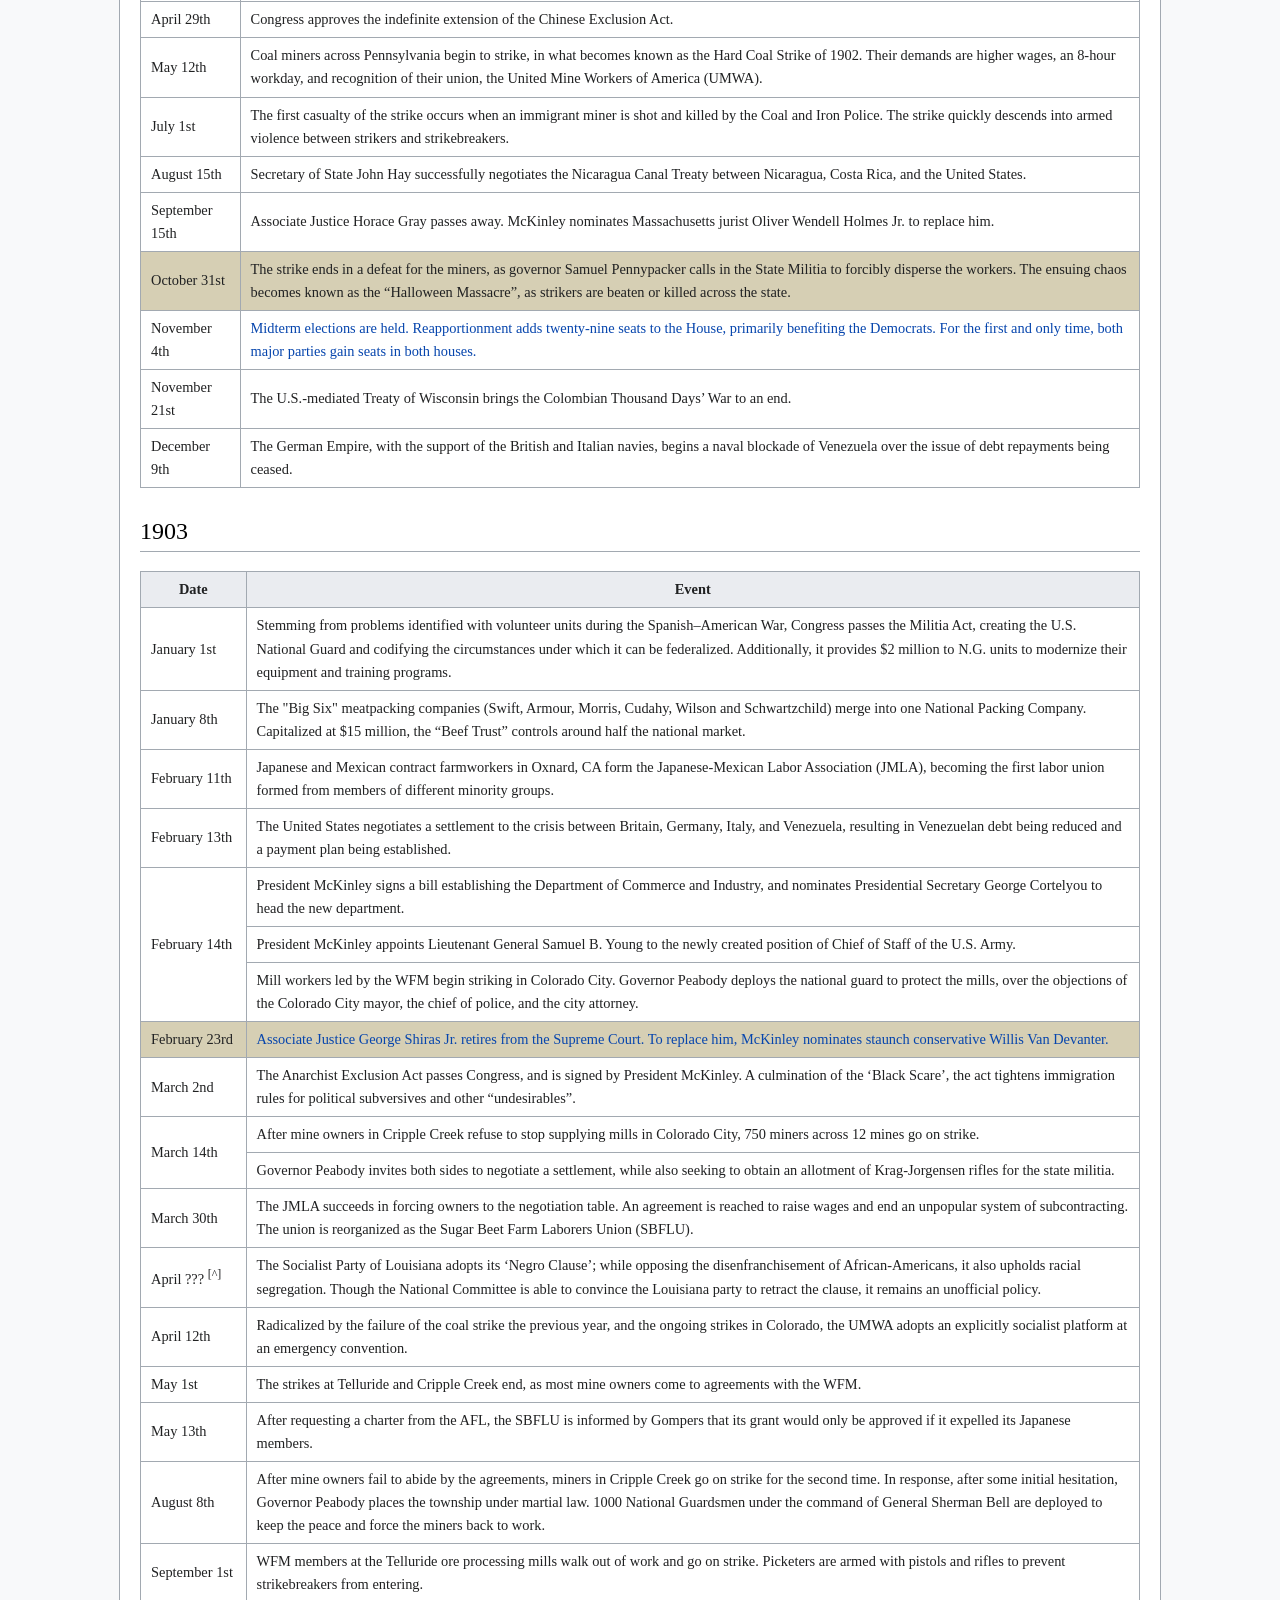
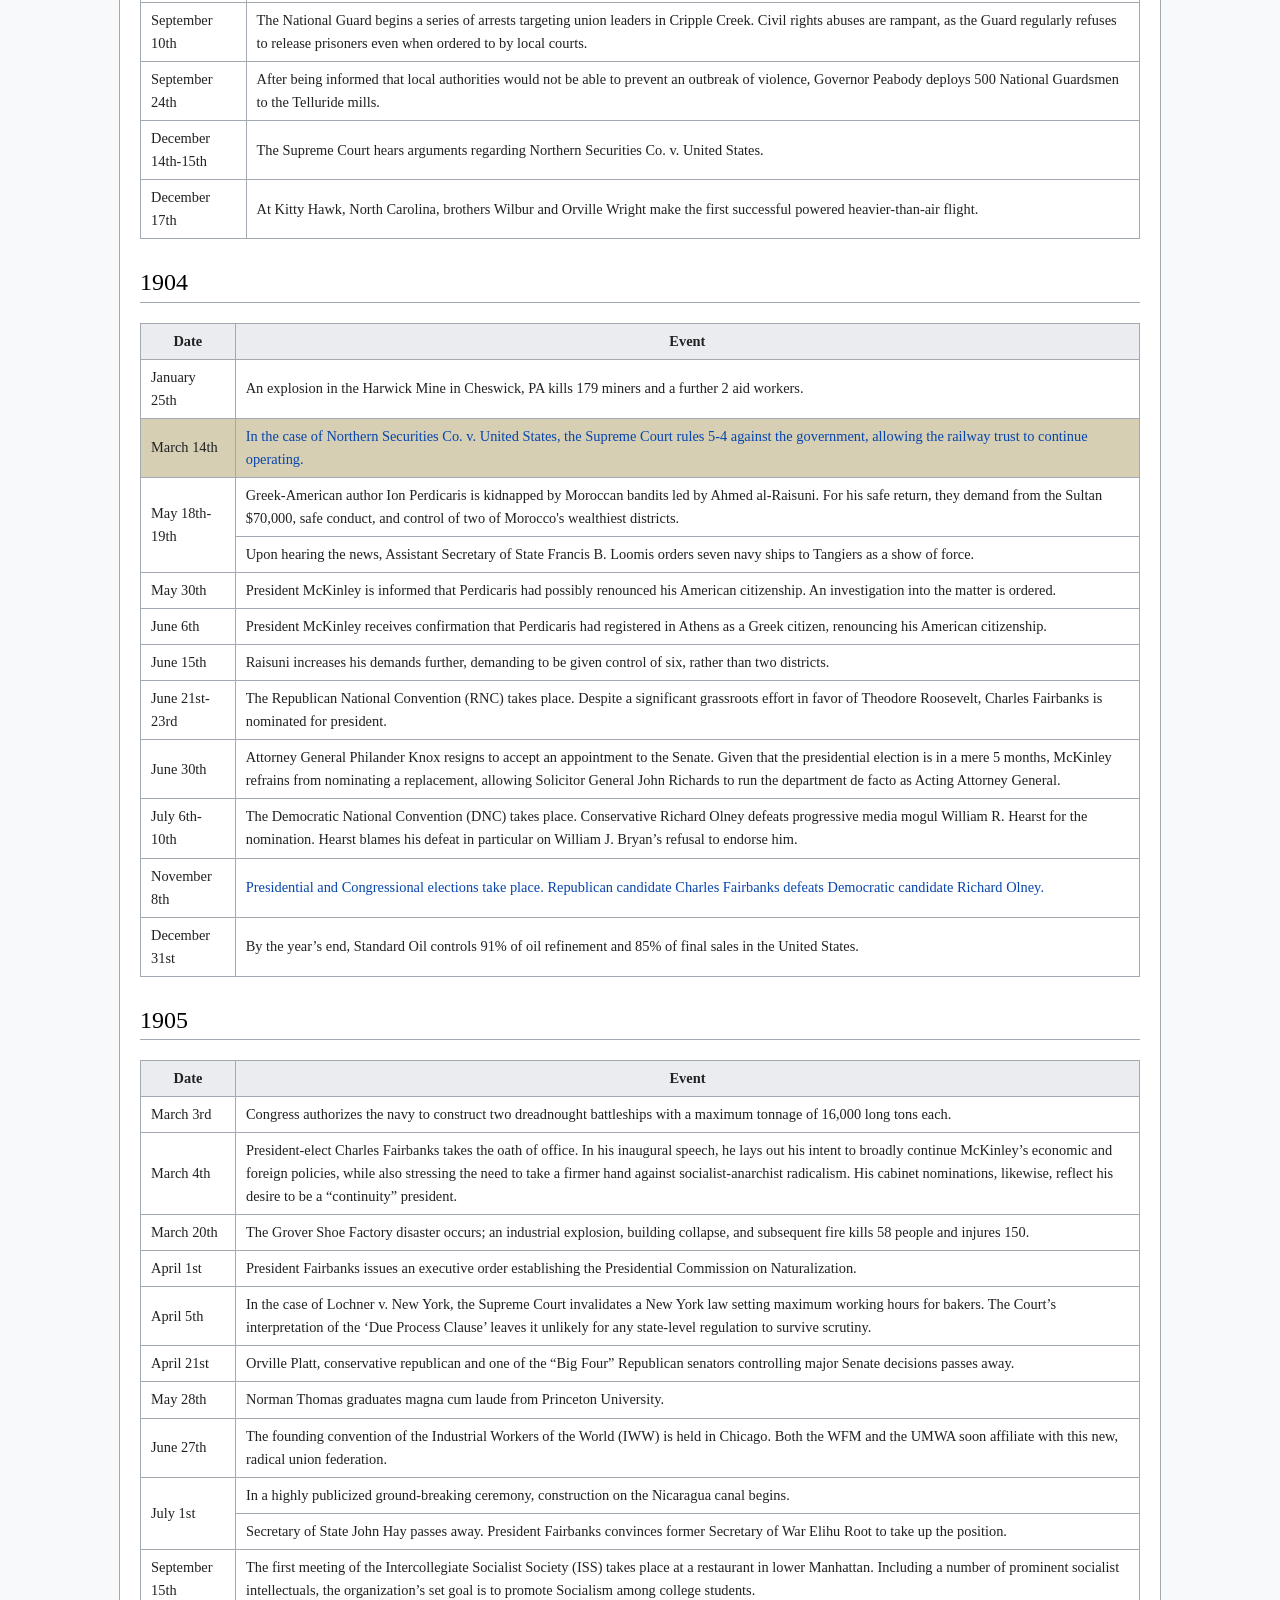
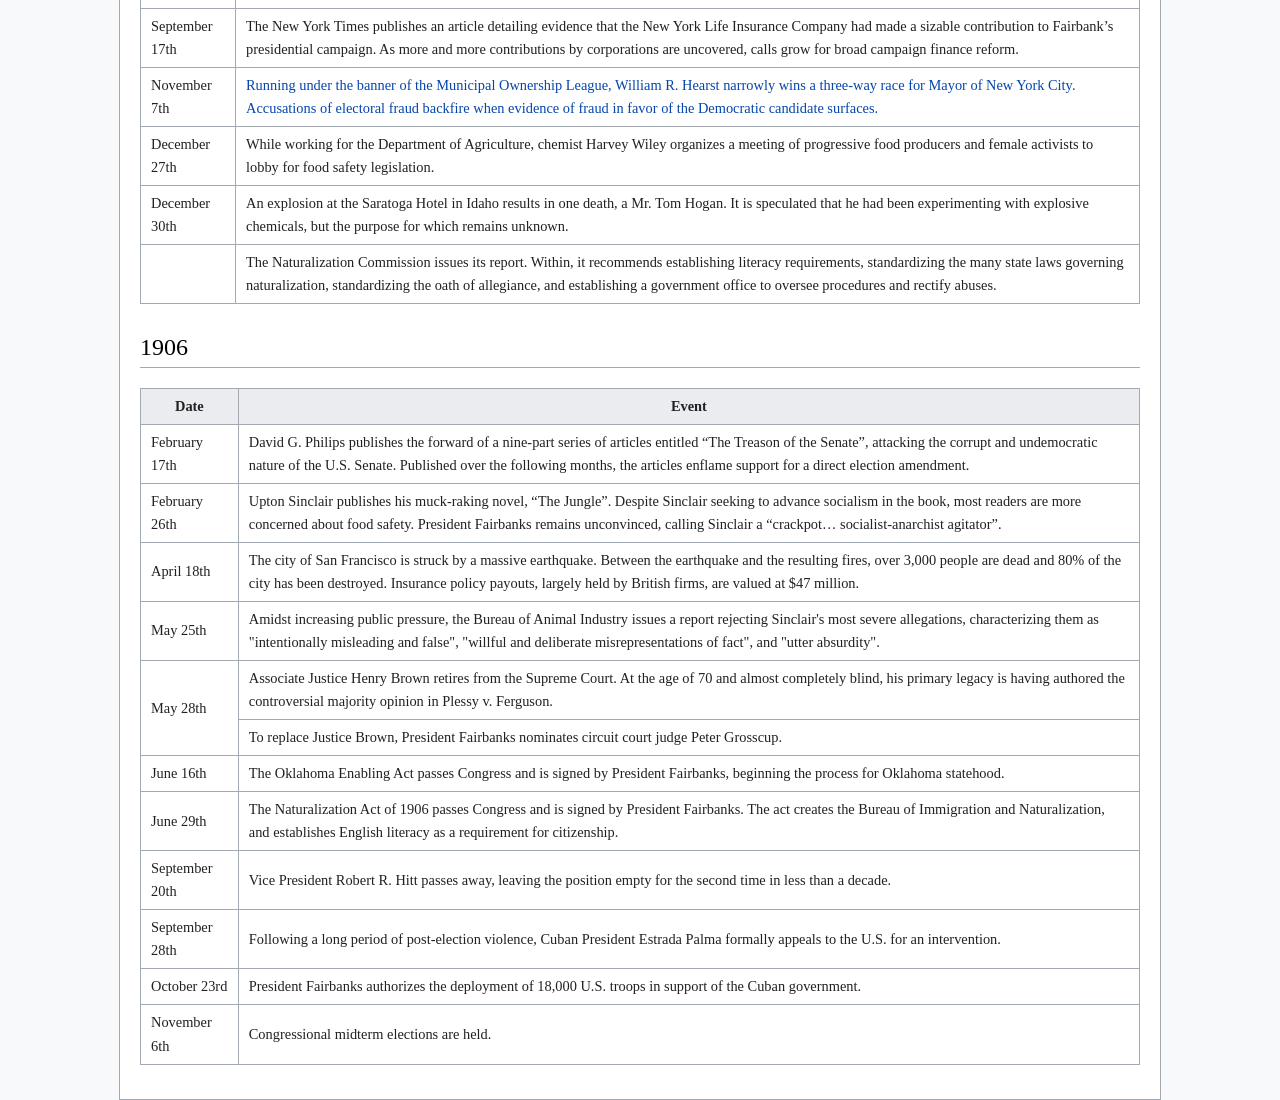
<file: pages/united_states_timeline.html>
<!doctype html>
<html lang="en">
	<head>
		<meta charset="utf-8">
		<link rel="icon" type="image/x-icon" href="../images/favicon.png">
		<title>Timeline of United States History</title>
		<link rel="stylesheet" href="../main.css">
		<link rel="stylesheet" href="https://cdnjs.cloudflare.com/ajax/libs/font-awesome/4.7.0/css/font-awesome.min.css">
		<meta name="viewport" content="width=device-width, initial-scale=1">
	</head>
	
	<body>
		<header class="topbar">
			<div class="topbar-left">
				<button class="menu-toggle" onclick="toggleMenu()">☰</button>
				<span class="logo">Red Liberty Wiki</span>
			</div>

			<div class="topbar-right">
				<div class="search-container">
					<input type="text" id="search-box" placeholder="Search..." autocomplete="off">
					<div id="search-results" class="search-results"></div>
				</div>
			</div>
		</header>
		
		<div class="sidebar" id="sidebar">
			<h3>Navigation</h3>
			<a href="../index.html">Main page</a>
			<a href="../recent_changes.html">Recent changes</a>
			<a href="#" onclick="goToRandomPage(event)">Random page</a>
			<a href="#">About</a>
			
			<div class="toc" id="toc">
				<h3>Contents</h3>
				<ul id="toc-list"></ul>
			</div>
		</div>
		
		<div class="container clearfix">
			<h1>Timeline of United States History</h1>
			<p>
				This article aims to provide a chronological overview of events in the United States in the Red Liberty universe, starting with the Point of Divergence in 1901 and concluding at the beginning of 1936.<br><br>Rows with a red background represent a significant departure from our timeline. Rows with a yellow background represent first-order consequences of the divergence.
			</p>
			
			<h2>1901</h2>
			<table>
				<tr>
					<th>Date</th>
					<th>Event</th>
				</tr>
				<tr>
					<td>January 3rd</td>
					<td>The U.S. Census Commissioner predicts that the national population will reach 300 million by the year 2001.</td>
				</tr>
				<tr>
					<td>February 5th</td>
					<td>The Hay-Pauncefote Treaty is signed by the United Kingdom and the United States, in which the UK cedes the right to construct a Panamanian canal to the US.</td>
				</tr>
				<tr>
					<td rowspan="2">March 2nd</td>
					<td>J. P. Morgan, Andrew Carnegie, and Elbert Gary together form the United States Steel Corporation.</td>
				</tr>
				<tr>
					<td>Congress passes the Platt Amendment, limiting the autonomy of Cuba as a precondition for the withdrawal of American troops.</td>
				</tr>
				<tr>
					<td>March 4th</td>
					<td>President William McKinley’s second inauguration takes place. In his speech, he highlights improvements to the U.S. economy since 1897, his handling of the Spanish-American War, and the nation’s new obligations in Cuba and the Philippines. He further stresses the importance of unity, patriotism, and the continuation of the nation's mission to promote freedom and justice both domestically and abroad.</td>
				</tr>
				<tr>
					<td>March 23rd</td>
					<td>Forces led by General Fredrick Funston capture Filipino rebel leader Emilio Aguinaldo.</td>
				</tr>
				<tr>
					<td>April 25th</td>
					<td>New York State becomes the first state to require license plates for automobiles.</td>
				</tr>
				<tr>
					<td>May 3rd</td>
					<td>The Great Fire of 1901 burns much of downtown Jacksonville, Florida.</td>
				</tr>
				<tr>
					<td>May 8th</td>
					<td>Railroad mogul Edward Harriman’s ongoing struggle to take control of the Northern Pacific Railway drives its stock price to over $1000 per share. The heavily inflated price causes the stock prices of other railroads to fall, in turn causing the U.S. stock market to crash for the first time.</td>
				</tr>
				<tr>
					<td>July 29th</td>
					<td>Members of the Social Democratic Party as well as the disaffected “kangaroo” faction of the Socialist Labor Party (SLP) come together to form the Socialist Party of America (SPA).</td>
				</tr>
				<tr>
					<td>August 10th</td>
					<td>Members of the Amalgamated Association of Iron, Steel, and Tin Workers begin a strike against the newly-formed U.S. Steel after failing to reach an agreement regarding union recognition.</td>
				</tr>
				<tr>
					<td bgcolor="#e0c4c3">September 6th</td>
					<td bgcolor="#e0c4c3">President McKinley narrowly escapes assassination at the hands of Leon Czolgosz. A ‘Black Scare’ follows, with many prominent anarchists arrested and deported.<sup class="reference-tooltip">[^]<span>This is the main point of divergence</span></sup></td>
				</tr>
				<tr>
					<td rowspan="2">November 13th</td>
					<td>After coming to a compromise, Morgan, Harriman, and Hill together form the Northern Securities Company, a trust uniting the Northern Pacific, Great Northern, and Burlington railroads. Overnight, railway traffic across the midwest has been monopolized.</td>
				</tr>
				<tr>
					<td>While generally favorable towards business, President McKinley indicates to party leaders that an antitrust suit against Northern Securities may be inevitable.</td>
				</tr>
				<tr>
					<td>November 16th</td>
					<td>The Isthmian Canal Commission issues its final report, once again recommending Nicaragua as the site of a future canal.</td>
				</tr>
				<tr>
					<td>November 28th</td>
					<td>The State of Alabama adopts a new constitution; key among its new provisions is the establishment of literacy tests for voters.</td>
				</tr>
			</table>
			
			<h2>1902</h2>
			<table>
				<tr>
					<th>Date</th>
					<th>Event</th>
				</tr>
				<tr>
					<td>January 1st</td>
					<td>The U.S. Industrial Commission, established 1898, issues its final report. In the report the commission recommends breaking up railroad monopolies, strengthening regulation, and for Congress to institute legislation to control railroad shipping rates.</td>
				</tr>
				<tr>
					<td>January 31st</td>
					<td>The Senate Committee on the Philippines begins its investigation into allegations of war crimes during the Philippine-American War.</td>
				</tr>
				<tr>
					<td>February 19th</td>
					<td><a href="united_states_northern_securities.html">Bowing to public pressure, the McKinley administration files suit against the Northern Securities Co. under the Sherman Antitrust Act.</a></td>
				</tr>
				<tr>
					<td>March 2nd</td>
					<td>In its first full year of operation, U.S. Steel has made two-thirds of all steel produced in the US.</td>
				</tr>
				<tr>
					<td>April 28th</td>
					<td>The United Copper Company is incorporated in New Jersey by Augustus Heinze.</td>
				</tr>
				<tr>
					<td>April 29th</td>
					<td>Congress approves the indefinite extension of the Chinese Exclusion Act.</td>
				</tr>
				<tr>
					<td>May 12th</td>
					<td>Coal miners across Pennsylvania begin to strike, in what becomes known as the Hard Coal Strike of 1902. Their demands are higher wages, an 8-hour workday, and recognition of their union, the United Mine Workers of America (UMWA).</td>
				</tr>
				<tr>
					<td>July 1st</td>
					<td>The first casualty of the strike occurs when an immigrant miner is shot and killed by the Coal and Iron Police. The strike quickly descends into armed violence between strikers and strikebreakers.</td>
				</tr>
				<tr>
					<td>August 15th</td>
					<td>Secretary of State John Hay successfully negotiates the Nicaragua Canal Treaty between Nicaragua, Costa Rica, and the United States.</td>
				</tr>
				<tr>
					<td>September 15th</td>
					<td>Associate Justice Horace Gray passes away. McKinley nominates Massachusetts jurist Oliver Wendell Holmes Jr. to replace him.</td>
				</tr>
				<tr>
					<td bgcolor="#d6cfb4">October 31st</td>
					<td bgcolor="#d6cfb4">The strike ends in a defeat for the miners, as governor Samuel Pennypacker calls in the State Militia to forcibly disperse the workers. The ensuing chaos becomes known as the “Halloween Massacre”, as strikers are beaten or killed across the state.</td>
				</tr>
				<tr>
					<td>November 4th</td>
					<td><a href="#">Midterm elections are held. Reapportionment adds twenty-nine seats to the House, primarily benefiting the Democrats. For the first and only time, both major parties gain seats in both houses.</a></td>
				</tr>
				<tr>
					<td>November 21st</td>
					<td>The U.S.-mediated Treaty of Wisconsin brings the Colombian Thousand Days’ War to an end.</td>
				</tr>
				<tr>
					<td>December 9th</td>
					<td>The German Empire, with the support of the British and Italian navies, begins a naval blockade of Venezuela over the issue of debt repayments being ceased.</td>
				</tr>
			</table>
			
			<h2>1903</h2>
			<table>
				<tr>
					<th>Date</th>
					<th>Event</th>
				</tr>
				<tr>
					<td>January 1st</td>
					<td>Stemming from problems identified with volunteer units during the Spanish–American War, Congress passes the Militia Act, creating the U.S. National Guard and codifying the circumstances under which it can be federalized. Additionally, it provides $2 million to N.G. units to modernize their equipment and training programs.</td>
				</tr>
				<tr>
					<td>January 8th</td>
					<td>The "Big Six" meatpacking companies (Swift, Armour, Morris, Cudahy, Wilson and Schwartzchild) merge into one National Packing Company. Capitalized at $15 million, the “Beef Trust” controls around half the national market.</td>
				</tr>
				<tr>
					<td>February 11th</td>
					<td>Japanese and Mexican contract farmworkers in Oxnard, CA form the Japanese-Mexican Labor Association (JMLA), becoming the first labor union formed from members of different minority groups.</td>
				</tr>
				<tr>
					<td>February 13th</td>
					<td>The United States negotiates a settlement to the crisis between Britain, Germany, Italy, and Venezuela, resulting in Venezuelan debt being reduced and a payment plan being established.</td>
				</tr>
				<tr>
					<td rowspan="3">February 14th</td>
					<td>President McKinley signs a bill establishing the Department of Commerce and Industry, and nominates Presidential Secretary George Cortelyou to head the new department.</td>
				</tr>
				<tr>
					<td>President McKinley appoints Lieutenant General Samuel B. Young to the newly created position of Chief of Staff of the U.S. Army.</td>
				</tr>
				<tr>
					<td>Mill workers led by the WFM begin striking in Colorado City. Governor Peabody deploys the national guard to protect the mills, over the objections of the Colorado City mayor, the chief of police, and the city attorney.</td>
				</tr>
				<tr>
					<td bgcolor="#d6cfb4">February 23rd</td>
					<td bgcolor="#d6cfb4"><a href="#">Associate Justice George Shiras Jr. retires from the Supreme Court. To replace him, McKinley nominates staunch conservative Willis Van Devanter.</a></td>
				</tr>
				<tr>
					<td>March 2nd</td>
					<td>The Anarchist Exclusion Act passes Congress, and is signed by President McKinley. A culmination of the ‘Black Scare’, the act tightens immigration rules for political subversives and other “undesirables”.</td>
				</tr>
				<tr>
					<td rowspan="2">March 14th</td>
					<td>After mine owners in Cripple Creek refuse to stop supplying mills in Colorado City, 750 miners across 12 mines go on strike.</td>
				</tr>
				<tr>
					<td>Governor Peabody invites both sides to negotiate a settlement, while also seeking to obtain an allotment of Krag-Jorgensen rifles for the state militia.</td>
				</tr>
				<tr>
					<td>March 30th</td>
					<td>The JMLA succeeds in forcing owners to the negotiation table. An agreement is reached to raise wages and end an unpopular system of subcontracting. The union is reorganized as the Sugar Beet Farm Laborers Union (SBFLU).</td>
				</tr>
				<tr>
					<td>April ???
						<sup class="reference-tooltip">[^]<span>Exact date unknown</span></sup>
					</td>
					<td>The Socialist Party of Louisiana adopts its ‘Negro Clause’; while opposing the disenfranchisement of African-Americans, it also upholds racial segregation. Though the National Committee is able to convince the Louisiana party to retract the clause, it remains an unofficial policy.</td>
				</tr>
				<tr>
					<td>April 12th</td>
					<td>Radicalized by the failure of the coal strike the previous year, and the ongoing strikes in Colorado, the UMWA adopts an explicitly socialist platform at an emergency convention.</td>
				</tr>
				<tr>
					<td>May 1st</td>
					<td>The strikes at Telluride and Cripple Creek end, as most mine owners come to agreements with the WFM.</td>
				</tr>
				<tr>
					<td>May 13th</td>
					<td>After requesting a charter from the AFL, the SBFLU is informed by Gompers that its grant would only be approved if it expelled its Japanese members.</td>
				</tr>
				<tr>
					<td>August 8th</td>
					<td>After mine owners fail to abide by the agreements, miners in Cripple Creek go on strike for the second time. In response, after some initial hesitation, Governor Peabody places the township under martial law. 1000 National Guardsmen under the command of General Sherman Bell are deployed to keep the peace and force the miners back to work.</td>
				</tr>
				<tr>
					<td>September 1st</td>
					<td>WFM members at the Telluride ore processing mills walk out of work and go on strike. Picketers are armed with pistols and rifles to prevent strikebreakers from entering.</td>
				</tr>
				<tr>
					<td>September 10th</td>
					<td>The National Guard begins a series of arrests targeting union leaders in Cripple Creek. Civil rights abuses are rampant, as the Guard regularly refuses to release prisoners even when ordered to by local courts.</td>
				</tr>
				<tr>
					<td>September 24th</td>
					<td>After being informed that local authorities would not be able to prevent an outbreak of violence, Governor Peabody deploys 500 National Guardsmen to the Telluride mills.</td>
				</tr>
				<tr>
					<td>December 14th-15th</td>
					<td>The Supreme Court hears arguments regarding Northern Securities Co. v. United States.</td>
				</tr>
				<tr>
					<td>December 17th</td>
					<td>At Kitty Hawk, North Carolina, brothers Wilbur and Orville Wright make the first successful powered heavier-than-air flight.</td>
				</tr>
			</table>
			
			<h2>1904</h2>
			<table>
				<tr>
					<th>Date</th>
					<th>Event</th>
				</tr>
				<tr>
					<td>January 25th</td>
					<td>An explosion in the Harwick Mine in Cheswick, PA kills 179 miners and a further 2 aid workers.</td>
				</tr>
				<tr>
					<td bgcolor="#d6cfb4">March 14th</td>
					<td bgcolor="#d6cfb4"><a href="united_states_northern_securities.html">In the case of Northern Securities Co. v. United States, the Supreme Court rules 5-4 against the government, allowing the railway trust to continue operating.</a></td>
				</tr>
				<tr>
					<td rowspan="2">May 18th-19th</td>
					<td>Greek-American author Ion Perdicaris is kidnapped by Moroccan bandits led by Ahmed al-Raisuni. For his safe return, they demand from the Sultan $70,000, safe conduct, and control of two of Morocco's wealthiest districts.</td>
				</tr>
				<tr>
					<td>Upon hearing the news, Assistant Secretary of State Francis B. Loomis orders seven navy ships to Tangiers as a show of force.</td>
				</tr>
				<tr>
					<td>May 30th</td>
					<td>President McKinley is informed that Perdicaris had possibly renounced his American citizenship. An investigation into the matter is ordered.</td>
				</tr>
				<tr>
					<td>June 6th</td>
					<td>President McKinley receives confirmation that Perdicaris had registered in Athens as a Greek citizen, renouncing his American citizenship.</td>
				</tr>
				<tr>
					<td>June 15th</td>
					<td>Raisuni increases his demands further, demanding to be given control of six, rather than two districts.</td>
				</tr>
				<tr>
					<td>June 21st-23rd</td>
					<td>The Republican National Convention (RNC) takes place. Despite a significant grassroots effort in favor of Theodore Roosevelt, Charles Fairbanks is nominated for president.</td>
				</tr>
				<tr>
					<td>June 30th</td>
					<td>Attorney General Philander Knox resigns to accept an appointment to the Senate. Given that the presidential election is in a mere 5 months, McKinley refrains from nominating a replacement, allowing Solicitor General John Richards to run the department de facto as Acting Attorney General.</td>
				</tr>
				<tr>
					<td>July 6th-10th</td>
					<td>The Democratic National Convention (DNC) takes place. Conservative Richard Olney defeats progressive media mogul William R. Hearst for the nomination. Hearst blames his defeat in particular on William J. Bryan’s refusal to endorse him.</td>
				</tr>
				<tr>
					<td>November 8th</td>
					<td><a href="united_states_1904_presidential.html">Presidential and Congressional elections take place. Republican candidate Charles Fairbanks defeats Democratic candidate Richard Olney.</a></td>
				</tr>
				<tr>
					<td>December 31st</td>
					<td>By the year’s end, Standard Oil controls 91% of oil refinement and 85% of final sales in the United States.</td>
				</tr>
			</table>
			
			<h2>1905</h2>
			<table>
				<tr>
					<th>Date</th>
					<th>Event</th>
				</tr>
				<tr>
					<td>March 3rd</td>
					<td>Congress authorizes the navy to construct two dreadnought battleships with a maximum tonnage of 16,000 long tons each.</td>
				</tr>
				<tr>
					<td>March 4th</td>
					<td>President-elect Charles Fairbanks takes the oath of office. In his inaugural speech, he lays out his intent to broadly continue McKinley’s economic and foreign policies, while also stressing the need to take a firmer hand against socialist-anarchist radicalism. His cabinet nominations, likewise, reflect his desire to be a “continuity” president.</td>
				</tr>
				<tr>
					<td>March 20th</td>
					<td>The Grover Shoe Factory disaster occurs; an industrial explosion, building collapse, and subsequent fire kills 58 people and injures 150.</td>
				</tr>
				<tr>
					<td>April 1st</td>
					<td>President Fairbanks issues an executive order establishing the Presidential Commission on Naturalization.</td>
				</tr>
				<tr>
					<td>April 5th</td>
					<td>In the case of Lochner v. New York, the Supreme Court invalidates a New York law setting maximum working hours for bakers. The Court’s interpretation of the ‘Due Process Clause’ leaves it unlikely for any state-level regulation to survive scrutiny.</td>
				</tr>
				<tr>
					<td>April 21st</td>
					<td>Orville Platt, conservative republican and one of the “Big Four” Republican senators controlling major Senate decisions passes away.</td>
				</tr>
				<tr>
					<td>May 28th</td>
					<td>Norman Thomas graduates magna cum laude from Princeton University.</td>
				</tr>
				<tr>
					<td>June 27th</td>
					<td>The founding convention of the Industrial Workers of the World (IWW) is held in Chicago. Both the WFM and the UMWA soon affiliate with this new, radical union federation.</td>
				</tr>
				<tr>
					<td rowspan="2">July 1st</td>
					<td>In a highly publicized ground-breaking ceremony, construction on the Nicaragua canal begins.</td>
				</tr>
				<tr>
					<td>Secretary of State John Hay passes away. President Fairbanks convinces former Secretary of War Elihu Root to take up the position.</td>
				</tr>
				<tr>
					<td>September 15th</td>
					<td>The first meeting of the Intercollegiate Socialist Society (ISS) takes place at a restaurant in lower Manhattan. Including a number of prominent socialist intellectuals, the organization’s set goal is to promote Socialism among college students.</td>
				</tr>
				<tr>
					<td>September 17th</td>
					<td>The New York Times publishes an article detailing evidence that the New York Life Insurance Company had made a sizable contribution to Fairbank’s presidential campaign. As more and more contributions by corporations are uncovered, calls grow for broad campaign finance reform.</td>
				</tr>
				<tr>
					<td>November 7th</td>
					<td><a href="new_york_city_1905_mayoral.html">Running under the banner of the Municipal Ownership League, William R. Hearst narrowly wins a three-way race for Mayor of New York City. Accusations of electoral fraud backfire when evidence of fraud in favor of the Democratic candidate surfaces.</a></td>
				</tr>
				<tr>
					<td>December 27th</td>
					<td>While working for the Department of Agriculture, chemist Harvey Wiley organizes a meeting of progressive food producers and female activists to lobby for food safety legislation.</td>
				</tr>
				<tr>
					<td>December 30th</td>
					<td>An explosion at the Saratoga Hotel in Idaho results in one death, a Mr. Tom Hogan. It is speculated that he had been experimenting with explosive chemicals, but the purpose for which remains unknown.</td>
				</tr>
				<tr>
					<td></td>
					<td>The Naturalization Commission issues its report. Within, it recommends establishing literacy requirements, standardizing the many state laws governing naturalization, standardizing the oath of allegiance, and establishing a government office to oversee procedures and rectify abuses.</td>
				</tr>
			</table>
			
			<h2>1906</h2>
			<table>
				<tr>
					<th>Date</th>
					<th>Event</th>
				</tr>
				<tr>
					<td>February 17th</td>
					<td>David G. Philips publishes the forward of a nine-part series of articles entitled “The Treason of the Senate”, attacking the corrupt and undemocratic nature of the U.S. Senate. Published over the following months, the articles enflame support for a direct election amendment.</td>
				</tr>
				<tr>
					<td>February 26th</td>
					<td>Upton Sinclair publishes his muck-raking novel, “The Jungle”. Despite Sinclair seeking to advance socialism in the book, most readers are more concerned about food safety. President Fairbanks remains unconvinced, calling Sinclair a “crackpot… socialist-anarchist agitator”.</td>
				</tr>
				<tr>
					<td>April 18th</td>
					<td>The city of San Francisco is struck by a massive earthquake. Between the earthquake and the resulting fires, over 3,000 people are dead and 80% of the city has been destroyed. Insurance policy payouts, largely held by British firms, are valued at $47 million.</td>
				</tr>
				<tr>
					<td>May 25th</td>
					<td>Amidst increasing public pressure, the Bureau of Animal Industry issues a report rejecting Sinclair's most severe allegations, characterizing them as "intentionally misleading and false", "willful and deliberate misrepresentations of fact", and "utter absurdity".</td>
				</tr>
				<tr>
					<td rowspan="2">May 28th</td>
					<td>Associate Justice Henry Brown retires from the Supreme Court. At the age of 70 and almost completely blind, his primary legacy is having authored the controversial majority opinion in Plessy v. Ferguson.</td>
				</tr>
				<tr>
					<td>To replace Justice Brown, President Fairbanks nominates circuit court judge Peter Grosscup.</td>
				</tr>
				<tr>
					<td>June 16th</td>
					<td>The Oklahoma Enabling Act passes Congress and is signed by President Fairbanks, beginning the process for Oklahoma statehood.</td>
				</tr>
				<tr>
					<td>June 29th</td>
					<td>The Naturalization Act of 1906 passes Congress and is signed by President Fairbanks. The act creates the Bureau of Immigration and Naturalization, and establishes English literacy as a requirement for citizenship.</td>
				</tr>
				<tr>
					<td>September 20th</td>
					<td>Vice President Robert R. Hitt passes away, leaving the position empty for the second time in less than a decade.</td>
				</tr>
				<tr>
					<td>September 28th</td>
					<td>Following a long period of post-election violence, Cuban President Estrada Palma formally appeals to the U.S. for an intervention.</td>
				</tr>
				<tr>
					<td>October 23rd</td>
					<td>President Fairbanks authorizes the deployment of 18,000 U.S. troops in support of the Cuban government.</td>
				</tr>
				<tr>
					<td>November 6th</td>
					<td>Congressional midterm elections are held.</td>
				</tr>
			</table>
		</div>
	</body>
	
	<script src="../scripts/script.js"></script>
</html>
</file>
<file: main.css>
/* Topbar */
.topbar {
    display: flex;
    justify-content: space-between;
    align-items: center;
	background-color: #333;
	color: #f2f2f2;
    border-bottom: 1px solid #a2a9b1;
    padding: 8px 16px;
    position: sticky;
    top: 0;
    z-index: 1000;
}

.logo {
    font-weight: bold;
    font-size: 1.2em;
}

.search-box {
    padding: 5px;
    border: 1px solid #a2a9b1;
    border-radius: 2px;
}

/* 'Hamburger' button */
.menu-toggle {
    font-size: 1.2em;
    margin-right: 10px;
    background: none;
    border: none;
    cursor: pointer;
	color: #f2f2f2;
}

/* Layout adjustments */
body {
    display: flex;
    flex-direction: column;
}

.container {
    margin-left: 220px;
}

/* Sidebar (desktop) */
.sidebar {
    position: fixed;
    top: 50px;
    left: 0;
    width: 200px;
    height: 100%;
    background: #f8f9fa;
    border-right: 1px solid #a2a9b1;
    padding: 10px;
    overflow-y: auto;
}

/* Mobile Styles */
@media screen and (max-width: 768px) {

    .container {
        margin-left: 0;
        padding: 15px;
    }

    .sidebar {
        position: fixed;
        left: -220px;
        top: 50px;
        transition: left 0.3s ease;
    }

    .sidebar.active {
        left: 0;
    }

    .search-box {
        width: 120px;
    }
}

/* Base typography */
body {
    font-family: -apple-system, BlinkMacSystemFont, "Segoe UI", Roboto, "Linux Libertine", Georgia, Times, serif;
    background-color: #f8f9fa;
    color: #202122;
    line-height: 1.6;
    margin: 0;
    padding: 0;
}

/* Main content container */
.container {
    max-width: 1000px;
    margin: 0 auto;
    padding: 20px;
    background: #ffffff;
    border: 1px solid #a2a9b1;
}

/* .container td {
    padding: 0.2em 0.4em;
} */

/* Headings */
h1, h2, h3, h4, h5 {
    font-family: "Linux Libertine", Georgia, Times, serif;
    font-weight: normal;
    color: #000;
    margin-top: 1em;
}

h1 {
    font-size: 2em;
    border-bottom: 1px solid #a2a9b1;
}

h2 {
    font-size: 1.5em;
    border-bottom: 1px solid #a2a9b1;
}

h3 {
    font-size: 1.2em;
}

/* Links */
a {
    color: #0645ad;
    text-decoration: none;
}

a:visited {
    color: #0b0080;
}

a:hover {
    text-decoration: underline;
}

a.external::after {
	content: "";
    display: inline-block;
    width: 12px;
    height: 12px;
    margin-left: 2px;
    background-image: url('images/external_link.svg');
    background-size: contain;
    background-repeat: no-repeat;
}

/* Infobox-style table */
.infobox {
    float: right;
    width: 400px;
    margin: 0 0 1em 1em;
    background: #f8f9fa;
    border: 1px solid #a2a9b1;
    font-size: 0.9em;
}

.infobox th {
    background: #eaecf0;
    text-align: center;
    padding: 5px;
    font-weight: bold;
}

.infobox td {
    padding: 5px;
    border-top: 1px solid #a2a9b1;
}

/* Infobox image styling */
.infobox-image {
    text-align: center;
    padding: 5px;
}

.infobox-image img {
    max-width: 100%;
    height: auto;
}

/* Caption under infobox image */
.infobox-caption {
    font-size: 0.85em;
    color: #54595d;
    margin-top: 4px;
}

/* Table styling */
table {
    border-collapse: collapse;
    margin: 1em 0;
    font-size: 0.9em;
}

th, td {
    border: 1px solid #a2a9b1;
    padding: 6px 10px;
}

th {
    background-color: #eaecf0;
}

/* Sidebar */
.sidebar {
    width: 200px;
    float: left;
    background: #f8f9fa;
    border-right: 1px solid #a2a9b1;
    padding: 10px;
}

.sidebar a {
    display: block;
    margin: 4px 0;
}

/* Code blocks */
pre, code {
    font-family: "Courier New", monospace;
    background: #f6f6f6;
    border: 1px solid #a2a9b1;
    padding: 5px;
}

/* Blockquotes */
blockquote {
    border-left: 3px solid #a2a9b1;
    margin: 1em;
    padding-left: 10px;
    color: #54595d;
}

/* Footer */
.footer {
    font-size: 0.8em;
    color: #54595d;
    border-top: 1px solid #a2a9b1;
    margin-top: 2em;
    padding-top: 10px;
}

/* Clear floats */
.clearfix::after {
    content: "";
    display: block;
    clear: both;
}

/* Thumbnail / image container */
.thumb {
    width: 250px;
    float: right;
    margin: 0 0 1em 1em;
    border: 1px solid #c8ccd1;
    background-color: #f8f9fa;
    font-size: 0.9em;
}

/* Inner wrapper */
.thumbinner {
    padding: 3px;
}

/* Image itself */
.thumb img {
    width: 100%;
    height: auto;
    display: block;
}

/* Caption */
.thumbcaption {
    padding: 3px;
    color: #202122;
}

/* Left-aligned thumbnail option */
.thumb-left {
    float: left;
    margin: 0 1em 1em 0;
}

/* Centered image (like gallery style) */
.thumb-center {
    float: none;
    margin: 1em auto;
    display: block;
}

/* Title styling */
.election-infobox .infobox-title {
    font-size: 1.4em;
    text-align: center;
    background: #e1e4e8;
}

/* Standard election image */
.election-infobox .candidate-image img {
    width: 110px;
    height: auto;
    display: block;
    margin: 0 auto;
}

/* Candidate row format */
.election-infobox .candidate-row td {
    vertical-align: middle;
    padding: 6px;
    border-top: 1px solid #a2a9b1;
}

/* Candidate details */
.election-infobox .candidate-details {
    font-size: 0.9em;
}

/* Overall spacing */
.election-infobox img {
    border: 1px solid #c8ccd1;
}

/* Alternate shading for rows */
.election-infobox .candidate-row:nth-child(even) {
    background: #fafafa;
}

/* Table of Contents (sidebar) */
.toc {
    margin-top: 20px;
    font-size: 0.9em;
}

.toc h3 {
    margin-top: 10px;
    border-bottom: 1px solid #a2a9b1;
    font-size: 1em;
}

.toc ul {
    list-style: none;
    padding-left: 0;
}

.toc li {
    margin: 4px 0;
}

.toc a {
    text-decoration: none;
    color: #0645ad;
}

.toc a:hover {
    text-decoration: underline;
}

.search-container {
    position: relative; /* this ensures results box aligns with input */
    width: 250px; /* match your input width */
    max-width: 90vw; /* never go wider than viewport */
}

.search-results {
    position: absolute;
    top: 100%;
    left: 0;
    right: auto; /* reset in case it was set */
    width: 100%; /* match input width */
    max-width: 400px; /* optional limit */
    background: white;
	color: #333;
    border: 1px solid #a2a9b1;
    max-height: 300px;
    overflow-y: auto;
    display: none;
    z-index: 1000;

    /* Make sure it wraps inside viewport */
    box-sizing: border-box;
}

.search-result {
    padding: 6px;
    cursor: pointer;
}

.search-result:hover {
    background: #eaecf0;
}

.reference-tooltip {
    position: relative;
    cursor: pointer;
}

.reference-tooltip span {
    display: none;
    position: absolute;
    background: #fff;
    border: 1px solid #a2a9b1;
    padding: 5px;
    width: 200px;
    z-index: 1000;
}

.reference-tooltip:hover span {
    display: block;
}
</file>
